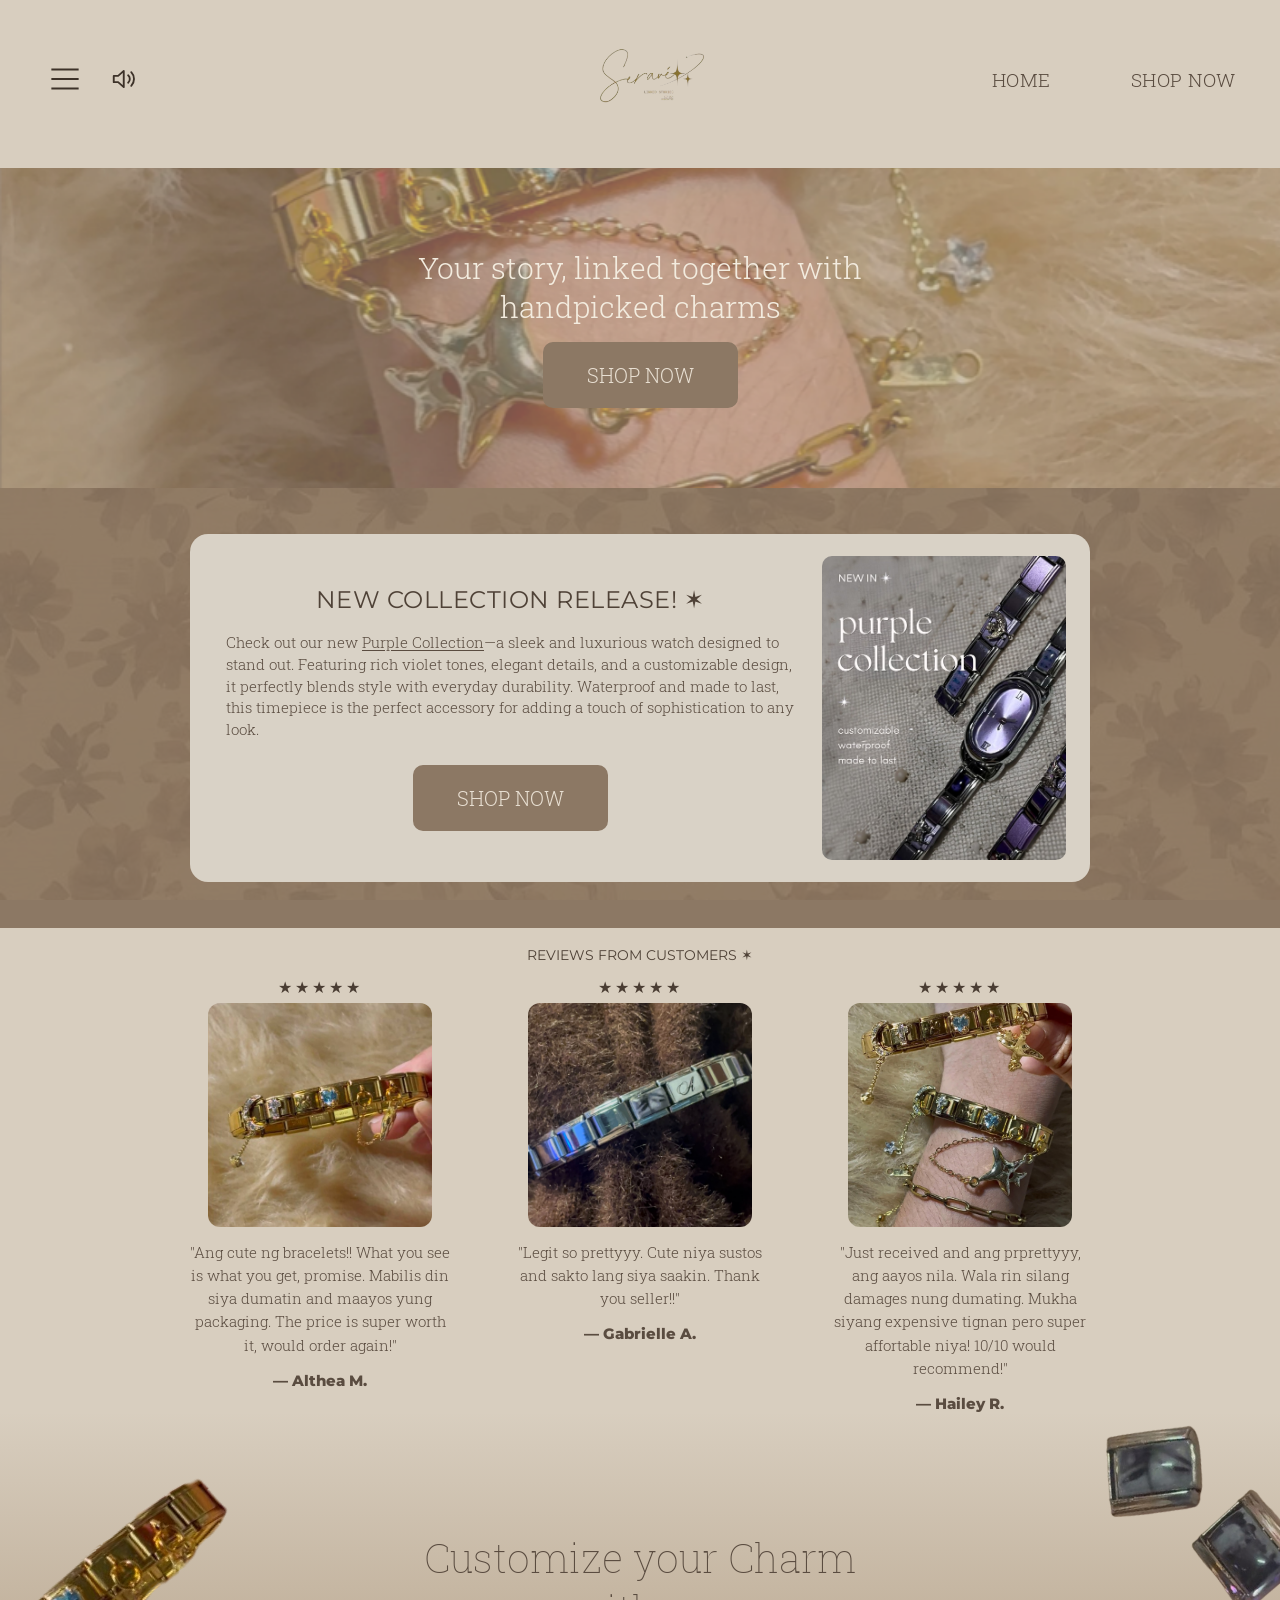
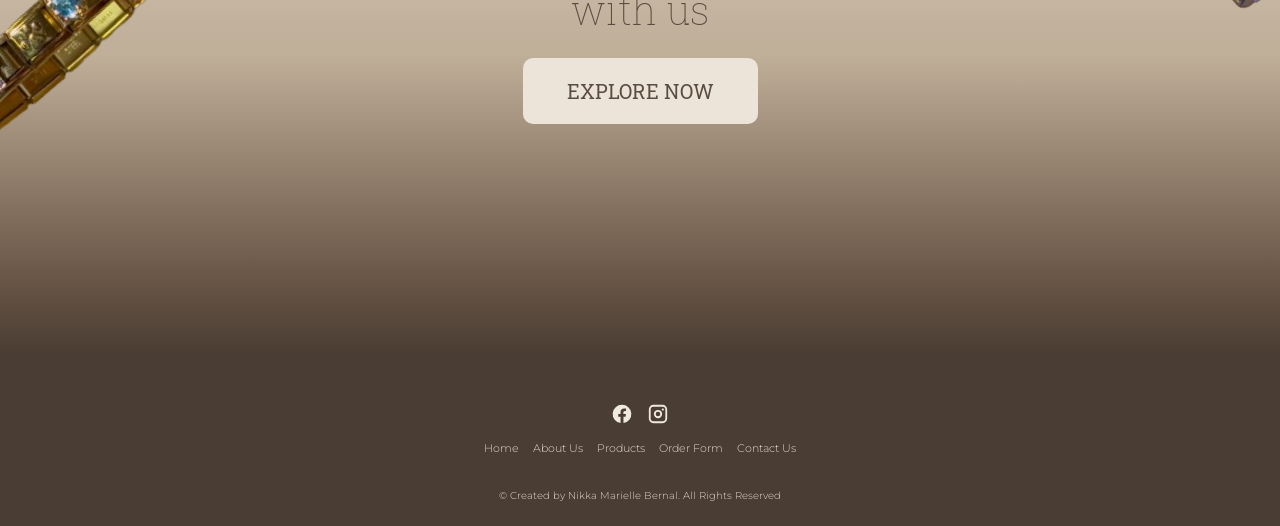
<file: index.html>
<!DOCTYPE html>
<html lang="en">
<head>
    <meta charset="UTF-8">
    <meta name="viewport" content="width=device-width, initial-scale=1.0">
    <title>Seravé</title>
    <link href="https://fonts.googleapis.com/css2?family=Allura&family=Montserrat:wght@400;500&family=Roboto+Slab:wght@300;400&display=swap" rel="stylesheet">
    <link rel="stylesheet" href="home_style.css">
    <link rel="icon" type="image/png" href="img/favicon.png">
</head>
<body>

    <!-- Header -->
    <header class="header">
        <div class="header_icons">
            <button class="menu_toggle" id="menuToggle" type="button" aria-label="Open menu" aria-expanded="false" aria-controls="menuPanel">
                <!-- Hamburger Icon -->
                 <svg class="menu_icon menu_icon--open" width="22" height="22" viewBox="0 0 22 22"
                     fill="none" stroke="#3d3229" stroke-width="1.5" aria-hidden="true">
                    <path d="M1 4h20M1 11h20M1 18h20"/>
                </svg>

                <!-- X icon -->
                 <svg class="menu_icon menu_icon--close" width="22" height="22" viewBox="0 0 22 22"
                     fill="none" stroke="#3d3229" stroke-width="1.5" aria-hidden="true">
                    <path d="M2 2l18 18M20 2L2 20"/>
                </svg>
            </button>

            <!-- Audio buttons -->
             <button class="audio_toggle" id="audioToggle" aria-label="Play music" aria-pressed="false">

                <!-- Filled icon (music playing) -->
                <svg class="audio_icon audio_icon--on" width="22" height="22" viewBox="0 0 24 24"
                     fill="#3d3229" stroke="#3d3229" stroke-width="1.5" stroke-linecap="round" stroke-linejoin="round" aria-hidden="true">
                    <path d="M3 9.5v5h3.5L11 18.5v-13L6.5 9.5H3z"/>
                    <path d="M14.5 9a4 4 0 0 1 0 6" fill="none"/>
                    <path d="M17 6.5a8 8 0 0 1 0 11" fill="none"/>
                </svg>

                <!-- Outline icon (music muted) -->
                <svg class="audio_icon audio_icon--off" width="22" height="22" viewBox="0 0 24 24"
                     fill="none" stroke="#3d3229" stroke-width="1.5" stroke-linecap="round" stroke-linejoin="round" aria-hidden="true">
                    <path d="M3 9.5v5h3.5L11 18.5v-13L6.5 9.5H3z"/>
                    <path d="M14.5 9a4 4 0 0 1 0 6"/>
                    <path d="M17 6.5a8 8 0 0 1 0 11"/>
                </svg>
             </button>

             <!-- Audio Music Background -->
             <audio id="bgMusic" src="audio/background_music.mp3" loop preload="load"></audio>
        </div>

        <div class="header_logo">
            <a href="index.html">
                <img src="img/logo_name.png" alt="Seravé Logo">
            </a>
        </div>

        <nav class="header_nav">
            <a href="#">HOME</a>
            <a href="order.html">SHOP NOW</a>
        </nav>

        <!-- Horizontal menu panel -->
         <nav class="menu_panel" id="menuPanel" aria-label="Main menu">
            <div class="menu_links">
                <a href="#">Home</a>
                <a href="about.html">About Us</a>
                <a href="products.html">Products</a>
                <a href="order.html">Order Form</a>
                <a href="contact.html">Contact Us</a>
            </div>
         </nav>
    </header>

    <main>
        <!-- Hero -->
         <section class="hero">
            <p class="hero_text">Your story, linked together with handpicked charms</p>
            <a class="button" href="order.html">SHOP NOW</a>
         </section>

        <!-- New Collection -->
         
        <section class="collection">
            <div class="collection_card">
                <div class="collection_content">
                    <h2 class="section-title collection_title">NEW COLLECTION RELEASE! &#10038;</h2>
                    <p class="collection_description">
                        Check out our new <u>Purple Collection</u>&mdash;a sleek and luxurious watch
                        designed to stand out. Featuring rich violet tones, elegant details, and a
                        customizable design, it perfectly blends style with everyday durability.
                        Waterproof and made to last, this timepiece is the perfect accessory for
                        adding a touch of sophistication to any look.
                    </p>
                    <a class="button" href="order.html">SHOP NOW</a>
                </div>    

                    <img class="collection_image" src="img/new_collection.jpg" alt="New Collection of Bracelets">
            </div>
            

        </section>

        <!-- Reviews -->
        <section class="reviews">
            <h2 class="section-title reviews_title">REVIEWS FROM CUSTOMERS &#10038;</h2>

            <div class="reviews_list">

                <article class="review">
                    <div class="review_stars">&#9733;&#9733;&#9733;&#9733;&#9733;</div>
                    <div class="review_image review_image--one"></div>
                    <p class="review_text">
                        "Ang cute ng bracelets!! What you see is what you get, promise. Mabilis din
                        siya dumatin and maayos yung packaging. The price is super worth it, would
                        order again!"                        
                    </p>
                    <span class="review_author">&mdash; Althea M.</span>
                </article>

                <article class="review">
                    <div class="review_stars">&#9733;&#9733;&#9733;&#9733;&#9733;</div>
                    <div class="review_image review_image--two"></div>
                    <p class="review_text">
                        "Legit so prettyyy. Cute niya sustos and sakto lang siya saakin. Thank you seller!!"                       
                    </p>
                    <span class="review_author">&mdash; Gabrielle A.</span>
                </article>

                <article class="review">
                    <div class="review_stars">&#9733;&#9733;&#9733;&#9733;&#9733;</div>
                    <div class="review_image review_image--three"></div>
                    <p class="review_text">
                        "Just received and ang prprettyyy, ang aayos nila. Wala rin silang damages
                        nung dumating. Mukha siyang expensive tignan pero super affortable niya!
                        10/10 would recommend!"                  
                    </p>
                    <span class="review_author">&mdash; Hailey R.</span>
                </article>
            </div>
        </section>

        <!-- Customize -->
         <section class="customize">
            <img class="customize_charm customize_charm--left" src="img/charm_left.png" alt="Charm Design on the Left">
            <img class="customize_charm customize_charm--right" src="img/charm_right.png" alt="Charm Design on the Right">

            <h2 class="customize_title">Customize your Charm with us</h2>
            <a class="button button--light" href="products.html">EXPLORE NOW</a>
         </section>


        <!-- Footer -->

        <footer class="footer">
            <div class="footer_social">
                <a href="https://www.facebook.com/nathalie.shanne" target="_blank">
                    <svg viewBox="0 0 24 24" aria-label="Facebook">
                        <path d="M12 2a10 10 0 0 0-1.6 19.9v-7H7.9V12h2.5V9.8c0-2.5 1.5-3.9 3.8-3.9 1.1 0 2.2.2 2.2.2v2.5h-1.3c-1.2 0-1.6.8-1.6 1.6V12h2.8l-.4 2.9h-2.3v7A10 10 0 0 0 12 2z"/>
                    </svg>
                </a>

                <a href="https://www.instagram.com/fpzrgizz/?hl=en" target="_blank">
                    <svg viewBox="0 0 24 24" aria-label="Instagram">
                        <path d="M7 2h10a5 5 0 0 1 5 5v10a5 5 0 0 1-5 5H7a5 5 0 0 1-5-5V7a5 5 0 0 1 5-5zm0 2a3 3 0 0 0-3 3v10a3 3 0 0 0 3 3h10a3 3 0 0 0 3-3V7a3 3 0 0 0-3-3H7zm5 3.5a4.5 4.5 0 1 1 0 9 4.5 4.5 0 0 1 0-9zm0 2a2.5 2.5 0 1 0 0 5 2.5 2.5 0 0 0 0-5zM17.3 6a1.2 1.2 0 1 1 0 2.4 1.2 1.2 0 0 1 0-2.4z" />
                    </svg>
                </a>
            </div>

            <nav class="footer_links">
                <a href="#">Home</a>
                <a href="about.html">About Us</a>
                <a href="products.html">Products</a>
                <a href="order.html">Order Form</a>
                <a href="contact.html">Contact Us</a>
            </nav>

            <p class="footer_copyright">&copy; Created by Nikka Marielle Bernal. All Rights Reserved</p>

        </footer>
    </main>
    <script src="menu.js"></script>
    <script src="audio.js"></script>
</body>
</html>
</file>
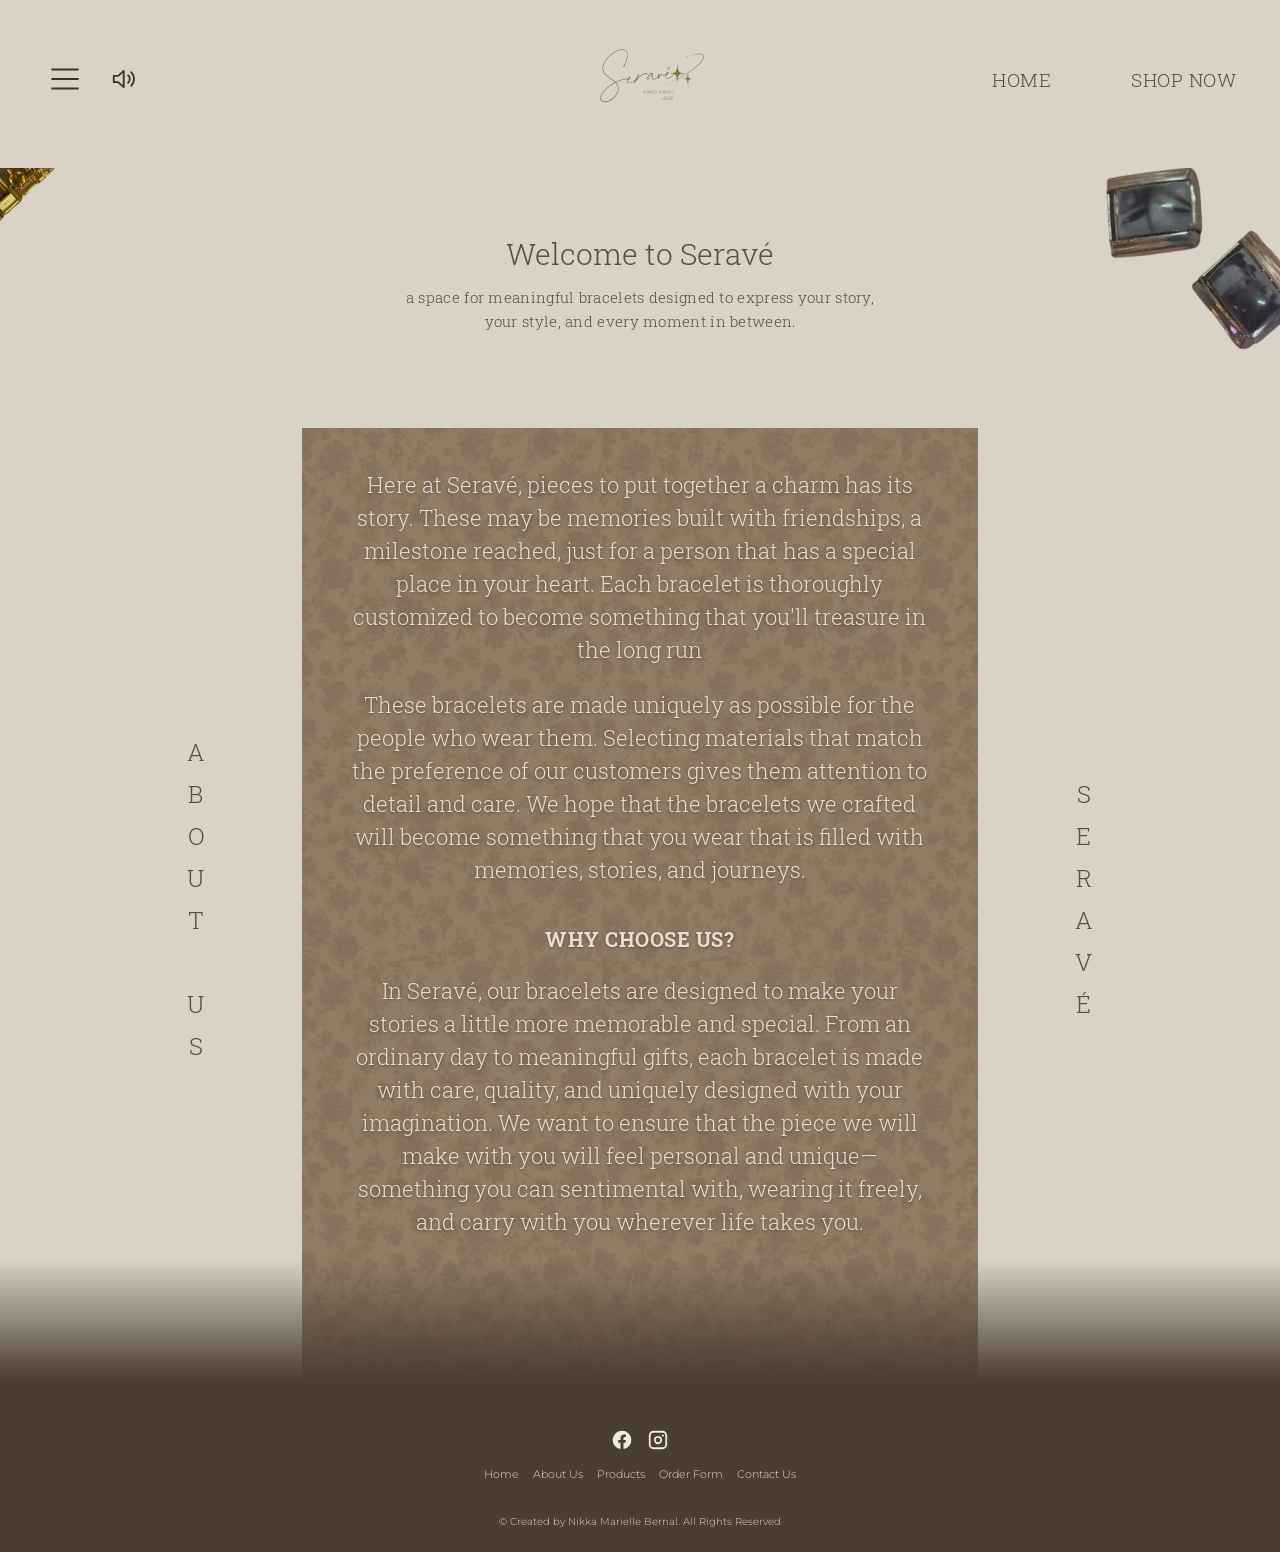
<file: about.html>
<!DOCTYPE html>
<html lang="en">
<head>
    <meta charset="UTF-8">
    <meta name="viewport" content="width=device-width, initial-scale=1.0">
    <title>Seravé</title>
    <link href="https://fonts.googleapis.com/css2?family=Allura&family=Montserrat:wght@400;500&family=Roboto+Slab:wght@300;400&display=swap" rel="stylesheet">
    <link rel="stylesheet" href="about_style.css">
    <link rel="icon" type="image/png" sizes="100x100" href="img/favicon.png">
</head>
<body>

    <!-- Header -->
    <header class="header">
        <div class="header_icons">
            <button class="menu_toggle" id="menuToggle" type="button" aria-label="Open menu" aria-expanded="false" aria-controls="menuPanel">
                <!-- Hamburger Icon -->
                 <svg class="menu_icon menu_icon--open" width="22" height="22" viewBox="0 0 22 22"
                     fill="none" stroke="#3d3229" stroke-width="1.5" aria-hidden="true">
                    <path d="M1 4h20M1 11h20M1 18h20"/>
                </svg>

                <!-- X icon -->
                 <svg class="menu_icon menu_icon--close" width="22" height="22" viewBox="0 0 22 22"
                     fill="none" stroke="#3d3229" stroke-width="1.5" aria-hidden="true">
                    <path d="M2 2l18 18M20 2L2 20"/>
                </svg>
            </button>

            <!-- Audio buttons -->
             <button class="audio_toggle" id="audioToggle" aria-label="Play music" aria-pressed="false">

                <!-- Filled icon (music playing) -->
                <svg class="audio_icon audio_icon--on" width="22" height="22" viewBox="0 0 24 24"
                     fill="#3d3229" stroke="#3d3229" stroke-width="1.5" stroke-linecap="round" stroke-linejoin="round" aria-hidden="true">
                    <path d="M3 9.5v5h3.5L11 18.5v-13L6.5 9.5H3z"/>
                    <path d="M14.5 9a4 4 0 0 1 0 6" fill="none"/>
                    <path d="M17 6.5a8 8 0 0 1 0 11" fill="none"/>
                </svg>

                <!-- Outline icon (music muted) -->
                <svg class="audio_icon audio_icon--off" width="22" height="22" viewBox="0 0 24 24"
                     fill="none" stroke="#3d3229" stroke-width="1.5" stroke-linecap="round" stroke-linejoin="round" aria-hidden="true">
                    <path d="M3 9.5v5h3.5L11 18.5v-13L6.5 9.5H3z"/>
                    <path d="M14.5 9a4 4 0 0 1 0 6"/>
                    <path d="M17 6.5a8 8 0 0 1 0 11"/>
                </svg>
             </button>

             <!-- Audio Music Background -->
             <audio id="bgMusic" src="audio/background_music.mp3" loop preload="load"></audio>
        </div>

        <div class="header_logo">
            <a href="index.html">
                <img src="img/logo_name.png" alt="Seravé Logo">
            </a>
        </div>

        <nav class="header_nav">
            <a href="index.html">HOME</a>
            <a href="order.html">SHOP NOW</a>
        </nav>

        <!-- Horizontal menu panel -->
         <nav class="menu_panel" id="menuPanel" aria-label="Main menu">
            <div class="menu_links">
                <a href="index.html">Home</a>
                <a href="#">About Us</a>
                <a href="products.html">Products</a>
                <a href="order.html">Order Form</a>
                <a href="contact.html">Contact Us</a>
            </div>
         </nav>
    </header>
    
    <main>
        <!-- HERO -->
        <section class="hero">
            <img class="hero_charm hero_charm--left" src="img/charm_left.png" alt="Charm Design on the Left">
            <img class="hero_charm hero_charm--right" src="img/charm_right.png" alt="Charm Design on the Right">

            <h1 class="hero_title">Welcome to Seravé</h1>
            <p class="hero_subtitle">
                a space for meaningful bracelets designed to express your story,
                your style, and every moment in between.
            </p>
        </section>

        <!-- ABOUT -->
        <section class="about">
            <div class="about_layout">

                <div class="about_side">ABOUT US</div>

                <div class="about_card">
                    <p class="about_text">
                        Here at Seravé, pieces to put together a charm has its story. These may be
                        memories built with friendships, a milestone reached, just for a person that
                        has a special place in your heart. Each bracelet is thoroughly customized to
                        become something that you'll treasure in the long run
                    </p>

                    <p class="about_text">
                        These bracelets are made uniquely as possible for the people who wear them.
                        Selecting materials that match the preference of our customers gives them
                        attention to detail and care. We hope that the bracelets we crafted will
                        become something that you wear that is filled with memories, stories, and
                        journeys.
                    </p>

                    <h2 class="about_title">WHY CHOOSE US?</h2>

                    <p class="about_text">
                        In Seravé, our bracelets are designed to make your stories a little more
                        memorable and special. From an ordinary day to meaningful gifts, each
                        bracelet is made with care, quality, and uniquely designed with your
                        imagination. We want to ensure that the piece we will make with you will
                        feel personal and unique&mdash;something you can sentimental with, wearing
                        it freely, and carry with you wherever life takes you.
                    </p>
                </div>

                <div class="about_side">SERAVÉ</div>
            </div>
        </section>

    </main>

    <footer class="footer">
        <div class="footer_social">
            <a href="https://www.facebook.com/nathalie.shanne" target="_blank">
                <svg viewBox="0 0 24 24" aria-label="Facebook">
                    <path d="M12 2a10 10 0 0 0-1.6 19.9v-7H7.9V12h2.5V9.8c0-2.5 1.5-3.9 3.8-3.9 1.1 0 2.2.2 2.2.2v2.5h-1.3c-1.2 0-1.6.8-1.6 1.6V12h2.8l-.4 2.9h-2.3v7A10 10 0 0 0 12 2z"/>
                </svg>
            </a>

            <a href="https://www.instagram.com/fpzrgizz/?hl=en" target="_blank">
                <svg viewBox="0 0 24 24" aria-label="Instagram">
                    <path d="M7 2h10a5 5 0 0 1 5 5v10a5 5 0 0 1-5 5H7a5 5 0 0 1-5-5V7a5 5 0 0 1 5-5zm0 2a3 3 0 0 0-3 3v10a3 3 0 0 0 3 3h10a3 3 0 0 0 3-3V7a3 3 0 0 0-3-3H7zm5 3.5a4.5 4.5 0 1 1 0 9 4.5 4.5 0 0 1 0-9zm0 2a2.5 2.5 0 1 0 0 5 2.5 2.5 0 0 0 0-5zM17.3 6a1.2 1.2 0 1 1 0 2.4 1.2 1.2 0 0 1 0-2.4z" />
                </svg>
            </a>
        </div>

        <nav class="footer_links">
            <a href="index.html">Home</a>
            <a href="#">About Us</a>
            <a href="products.html">Products</a>
            <a href="order.html">Order Form</a>
            <a href="contact.html">Contact Us</a>
        </nav>

        <p class="footer_copyright">&copy; Created by Nikka Marielle Bernal. All Rights Reserved</p>
    </footer>
    <script src="menu.js"></script>
    <script src="audio.js"></script>
</body>
</html>
</file>
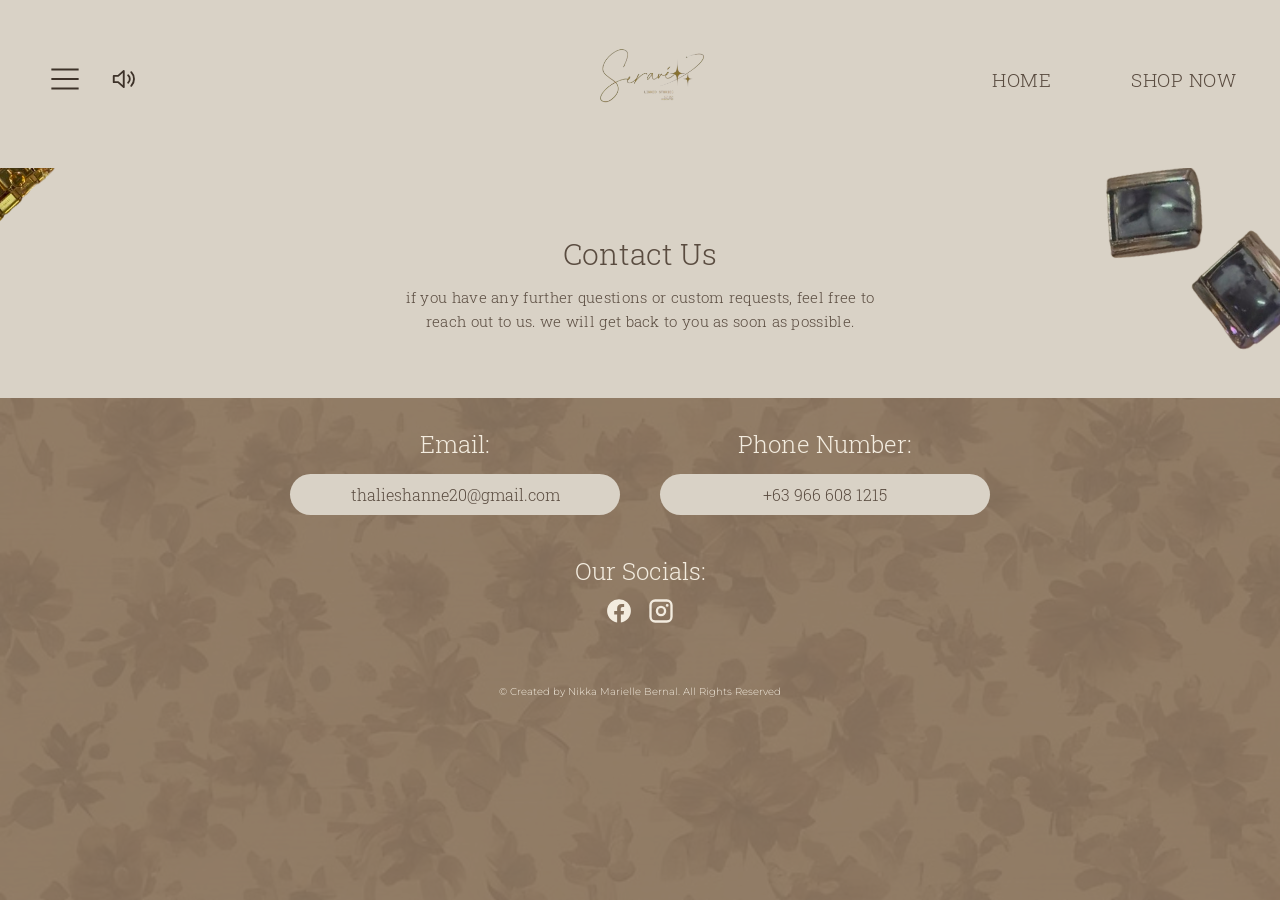
<file: contact.html>
<!DOCTYPE html>
<html lang="en">
<head>
    <meta charset="UTF-8">
    <meta name="viewport" content="width=device-width, initial-scale=1.0">
    <title>Seravé</title>
    <link href="https://fonts.googleapis.com/css2?family=Allura&family=Montserrat:wght@400;500&family=Roboto+Slab:wght@300;400&display=swap" rel="stylesheet">
    <link rel="stylesheet" href="contact_style.css">
    <link rel="icon" type="image/png" sizes="100x100" href="img/favicon.png">
</head>
<body>
    
    <!-- Header -->
    <header class="header">
        <div class="header_icons">
            <button class="menu_toggle" id="menuToggle" type="button" aria-label="Open menu" aria-expanded="false" aria-controls="menuPanel">
                <!-- Hamburger Icon -->
                 <svg class="menu_icon menu_icon--open" width="22" height="22" viewBox="0 0 22 22"
                     fill="none" stroke="#3d3229" stroke-width="1.5" aria-hidden="true">
                    <path d="M1 4h20M1 11h20M1 18h20"/>
                </svg>

                <!-- X icon -->
                 <svg class="menu_icon menu_icon--close" width="22" height="22" viewBox="0 0 22 22"
                     fill="none" stroke="#3d3229" stroke-width="1.5" aria-hidden="true">
                    <path d="M2 2l18 18M20 2L2 20"/>
                </svg>
            </button>

            <!-- Audio buttons -->
             <button class="audio_toggle" id="audioToggle" aria-label="Play music" aria-pressed="false">

                <!-- Filled icon (music playing) -->
                <svg class="audio_icon audio_icon--on" width="22" height="22" viewBox="0 0 24 24"
                     fill="#3d3229" stroke="#3d3229" stroke-width="1.5" stroke-linecap="round" stroke-linejoin="round" aria-hidden="true">
                    <path d="M3 9.5v5h3.5L11 18.5v-13L6.5 9.5H3z"/>
                    <path d="M14.5 9a4 4 0 0 1 0 6" fill="none"/>
                    <path d="M17 6.5a8 8 0 0 1 0 11" fill="none"/>
                </svg>

                <!-- Outline icon (music muted) -->
                <svg class="audio_icon audio_icon--off" width="22" height="22" viewBox="0 0 24 24"
                     fill="none" stroke="#3d3229" stroke-width="1.5" stroke-linecap="round" stroke-linejoin="round" aria-hidden="true">
                    <path d="M3 9.5v5h3.5L11 18.5v-13L6.5 9.5H3z"/>
                    <path d="M14.5 9a4 4 0 0 1 0 6"/>
                    <path d="M17 6.5a8 8 0 0 1 0 11"/>
                </svg>
             </button>

             <!-- Audio Music Background -->
             <audio id="bgMusic" src="audio/background_music.mp3" loop preload="load"></audio>
        </div>

        <div class="header_logo">
            <a href="index.html">
                <img src="img/logo_name.png" alt="Seravé Logo">
            </a>
        </div>

        <nav class="header_nav">
            <a href="index.html">HOME</a>
            <a href="order.html">SHOP NOW</a>
        </nav>

        <!-- Horizontal menu panel -->
         <nav class="menu_panel" id="menuPanel" aria-label="Main menu">
            <div class="menu_links">
                <a href="index.html">Home</a>
                <a href="about.html">About Us</a>
                <a href="products.html">Products</a>
                <a href="order.html">Order Form</a>
                <a href="#">Contact Us</a>
            </div>
         </nav>
    </header>
    
    <main>
        <!-- HERO -->
        <section class="hero">
            <img class="hero_charm hero_charm--left" src="img/charm_left.png" alt="Charm Design on the Left">
            <img class="hero_charm hero_charm--right" src="img/charm_right.png" alt="Charm Design on the Right">

            <h1 class="hero_title">Contact Us</h1>
            <p class="hero_subtitle">
                if you have any further questions or custom requests, feel free to reach out to us. we will get back to you as soon as possible.
            </p>
        </section>

        <!-- CONTACT -->

        <section class="contact">
            <p class="contact_note">For more detailed orders, business, contact us!</p>

            <div class="contact_layout">
                <div class="contact_item">
                    <h2 class="contact_label">Email:</h2>
                    <a class="contact_button" href="mailto:thalieshanne20@gmail.com">thalieshanne20@gmail.com</a>
                </div>

                <div class="contact_item">
                    <h2 class="contact_label">Phone Number:</h2>
                    <a class="contact_button" href="tel:+639666081215">+63 966 608 1215</a>
                </div>
            </div>

            <div class="contact_socials">
                <h2 class="contact_socials_title">Our Socials:</h2>
                <div class="contact_socials_list">
                    <a href="https://www.facebook.com/nathalie.shanne" aria-label="Facebook" target="_blank">
                        <svg viewBox="0 0 24 24">
                            <path d="M12 2a10 10 0 0 0-1.6 19.9v-7H7.9V12h2.5V9.8c0-2.5 1.5-3.9 3.8-3.9 1.1 0 2.2.2 2.2.2v2.5h-1.3c-1.2 0-1.6.8-1.6 1.6V12h2.8l-.4 2.9h-2.3v7A10 10 0 0 0 12 2z" />
                        </svg>
                    </a>
                    <a href="https://www.instagram.com/fpzrgizz/?hl=en" aria-label="Instagram" target="_blank">
                        <svg viewBox="0 0 24 24">
                            <path d="M7 2h10a5 5 0 0 1 5 5v10a5 5 0 0 1-5 5H7a5 5 0 0 1-5-5V7a5 5 0 0 1 5-5zm0 2a3 3 0 0 0-3 3v10a3 3 0 0 0 3 3h10a3 3 0 0 0 3-3V7a3 3 0 0 0-3-3H7zm5 3.5a4.5 4.5 0 1 1 0 9 4.5 4.5 0 0 1 0-9zm0 2a2.5 2.5 0 1 0 0 5 2.5 2.5 0 0 0 0-5zM17.3 6a1.2 1.2 0 1 1 0 2.4 1.2 1.2 0 0 1 0-2.4z" />
                        </svg>
                    </a>
                </div>
            </div>

            <p class="contact_copyright">&copy; Created by Nikka Marielle Bernal. All Rights Reserved</p>

        </section>
    </main>
    <script src="menu.js"></script>
    <script src="audio.js"></script>
</body>
</html>
</file>
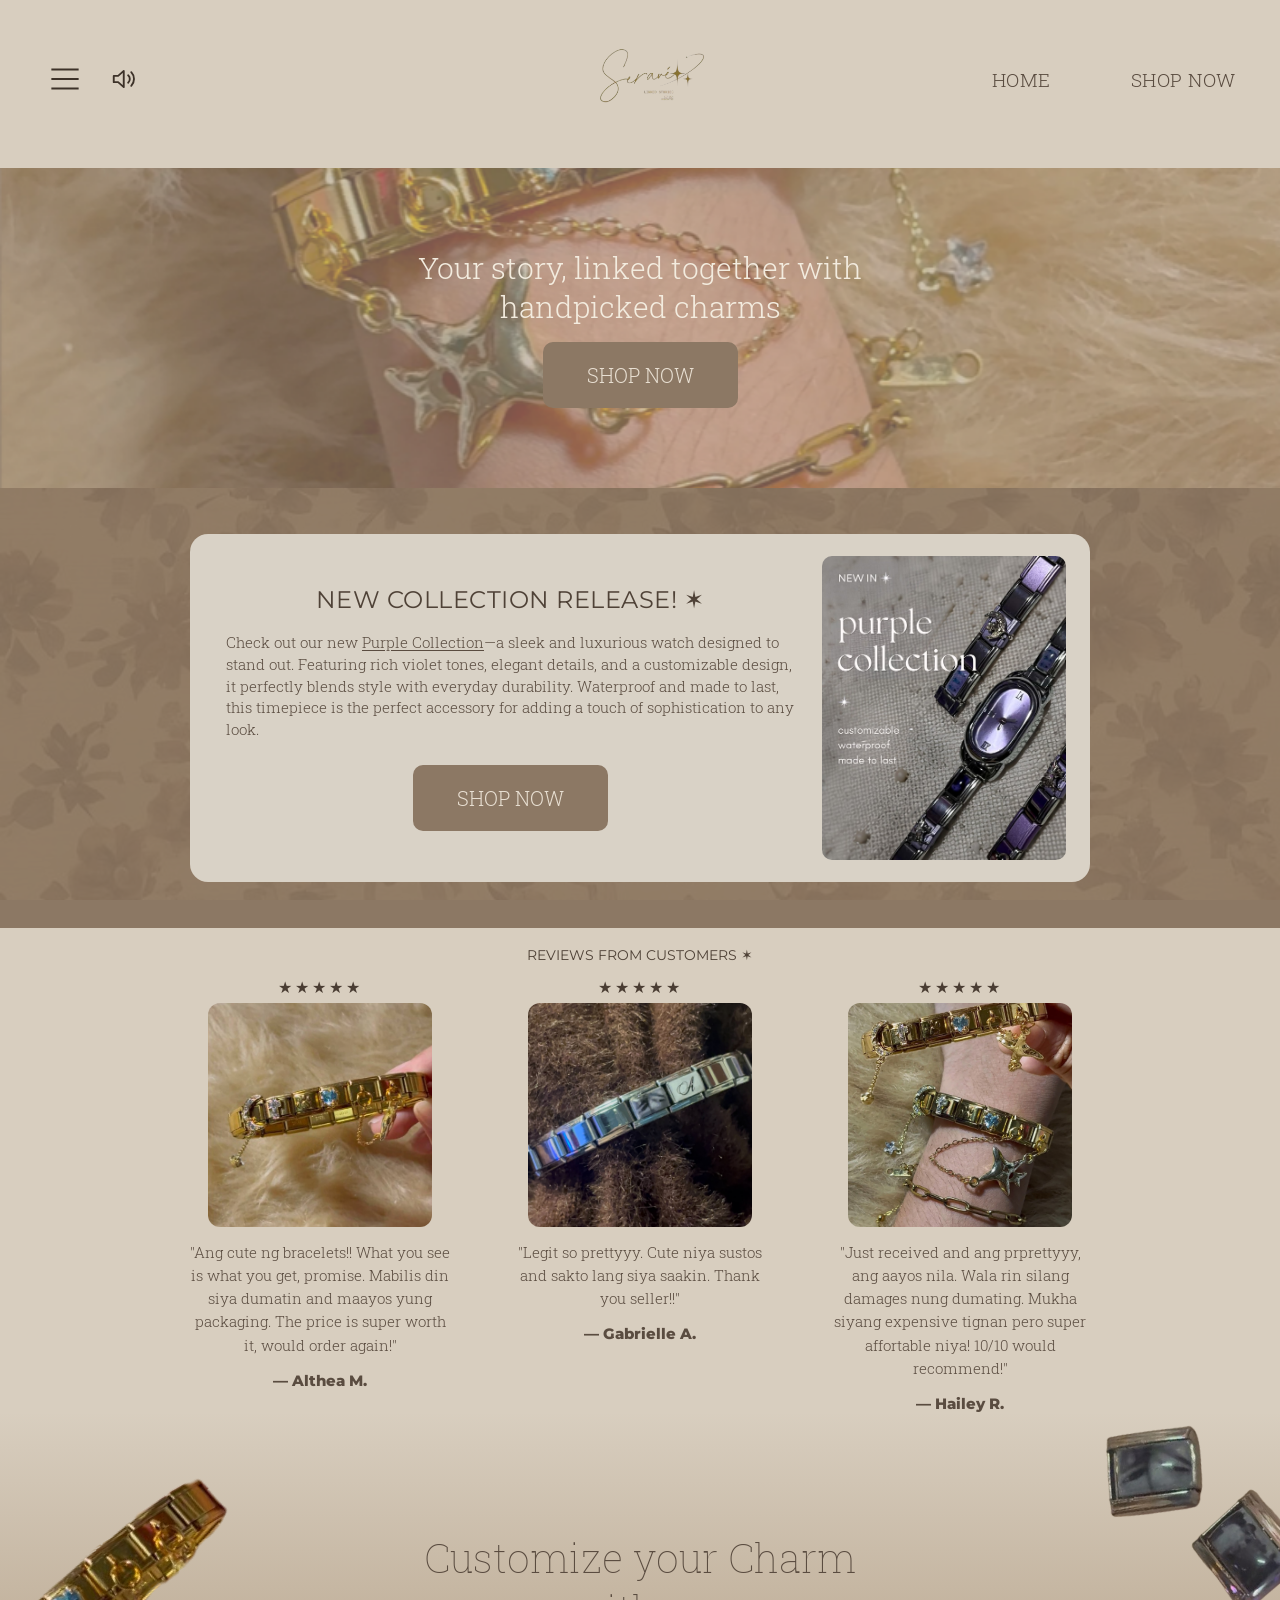
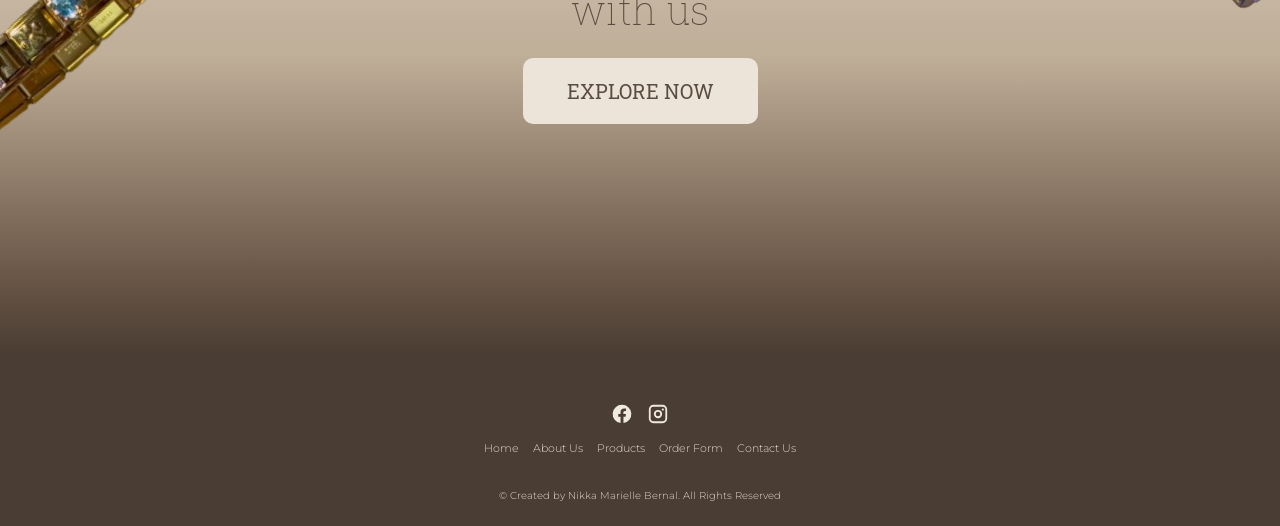
<file: home.html>
<!DOCTYPE html>
<html lang="en">
<head>
    <meta charset="UTF-8">
    <meta name="viewport" content="width=device-width, initial-scale=1.0">
    <title>Seravé</title>
    <link href="https://fonts.googleapis.com/css2?family=Allura&family=Montserrat:wght@400;500&family=Roboto+Slab:wght@300;400&display=swap" rel="stylesheet">
    <link rel="stylesheet" href="home_style.css">
    <link rel="icon" type="image/png" href="img/favicon.png">
</head>
<body>

    <!-- Header -->
    <header class="header">
        <div class="header_icons">
            <button class="menu_toggle" id="menuToggle" type="button" aria-label="Open menu" aria-expanded="false" aria-controls="menuPanel">
                <!-- Hamburger Icon -->
                 <svg class="menu_icon menu_icon--open" width="22" height="22" viewBox="0 0 22 22"
                     fill="none" stroke="#3d3229" stroke-width="1.5" aria-hidden="true">
                    <path d="M1 4h20M1 11h20M1 18h20"/>
                </svg>

                <!-- X icon -->
                 <svg class="menu_icon menu_icon--close" width="22" height="22" viewBox="0 0 22 22"
                     fill="none" stroke="#3d3229" stroke-width="1.5" aria-hidden="true">
                    <path d="M2 2l18 18M20 2L2 20"/>
                </svg>
            </button>

            <!-- Audio buttons -->
             <button class="audio_toggle" id="audioToggle" aria-label="Play music" aria-pressed="false">

                <!-- Filled icon (music playing) -->
                <svg class="audio_icon audio_icon--on" width="22" height="22" viewBox="0 0 24 24"
                     fill="#3d3229" stroke="#3d3229" stroke-width="1.5" stroke-linecap="round" stroke-linejoin="round" aria-hidden="true">
                    <path d="M3 9.5v5h3.5L11 18.5v-13L6.5 9.5H3z"/>
                    <path d="M14.5 9a4 4 0 0 1 0 6" fill="none"/>
                    <path d="M17 6.5a8 8 0 0 1 0 11" fill="none"/>
                </svg>

                <!-- Outline icon (music muted) -->
                <svg class="audio_icon audio_icon--off" width="22" height="22" viewBox="0 0 24 24"
                     fill="none" stroke="#3d3229" stroke-width="1.5" stroke-linecap="round" stroke-linejoin="round" aria-hidden="true">
                    <path d="M3 9.5v5h3.5L11 18.5v-13L6.5 9.5H3z"/>
                    <path d="M14.5 9a4 4 0 0 1 0 6"/>
                    <path d="M17 6.5a8 8 0 0 1 0 11"/>
                </svg>
             </button>

             <!-- Audio Music Background -->
             <audio id="bgMusic" src="audio/background_music.mp3" loop preload="load"></audio>
        </div>

        <div class="header_logo">
            <a href="home.html">
                <img src="img/logo_name.png" alt="Seravé Logo">
            </a>
        </div>

        <nav class="header_nav">
            <a href="home.html">HOME</a>
            <a href="order.html">SHOP NOW</a>
        </nav>

        <!-- Horizontal menu panel -->
         <nav class="menu_panel" id="menuPanel" aria-label="Main menu">
            <div class="menu_links">
                <a href="#">Home</a>
                <a href="about.html">About Us</a>
                <a href="products.html">Products</a>
                <a href="order.html">Order Form</a>
                <a href="contact.html">Contact Us</a>
            </div>
         </nav>
    </header>

    <main>
        <!-- Hero -->
         <section class="hero">
            <p class="hero_text">Your story, linked together with handpicked charms</p>
            <a class="button" href="#">SHOP NOW</a>
         </section>

        <!-- New Collection -->
         
        <section class="collection">
            <div class="collection_card">
                <div class="collection_content">
                    <h2 class="section-title collection_title">NEW COLLECTION RELEASE! &#10038;</h2>
                    <p class="collection_description">
                        Check out our new <u>Purple Collection</u>&mdash;a sleek and luxurious watch
                        designed to stand out. Featuring rich violet tones, elegant details, and a
                        customizable design, it perfectly blends style with everyday durability.
                        Waterproof and made to last, this timepiece is the perfect accessory for
                        adding a touch of sophistication to any look.
                    </p>
                    <a class="button" href="#">SHOP NOW</a>
                </div>    

                    <img class="collection_image" src="img/new_collection.jpg" alt="New Collection of Bracelets">
            </div>
            

        </section>

        <!-- Reviews -->
        <section class="reviews">
            <h2 class="section-title reviews_title">REVIEWS FROM CUSTOMERS &#10038;</h2>

            <div class="reviews_list">

                <article class="review">
                    <div class="review_stars">&#9733;&#9733;&#9733;&#9733;&#9733;</div>
                    <div class="review_image review_image--one"></div>
                    <p class="review_text">
                        "Ang cute ng bracelets!! What you see is what you get, promise. Mabilis din
                        siya dumatin and maayos yung packaging. The price is super worth it, would
                        order again!"                        
                    </p>
                    <span class="review_author">&mdash; Althea M.</span>
                </article>

                <article class="review">
                    <div class="review_stars">&#9733;&#9733;&#9733;&#9733;&#9733;</div>
                    <div class="review_image review_image--two"></div>
                    <p class="review_text">
                        "Legit so prettyyy. Cute niya sustos and sakto lang siya saakin. Thank you seller!!"                       
                    </p>
                    <span class="review_author">&mdash; Gabrielle A.</span>
                </article>

                <article class="review">
                    <div class="review_stars">&#9733;&#9733;&#9733;&#9733;&#9733;</div>
                    <div class="review_image review_image--three"></div>
                    <p class="review_text">
                        "Just received and ang prprettyyy, ang aayos nila. Wala rin silang damages
                        nung dumating. Mukha siyang expensive tignan pero super affortable niya!
                        10/10 would recommend!"                  
                    </p>
                    <span class="review_author">&mdash; Hailey R.</span>
                </article>
            </div>
        </section>

        <!-- Customize -->
         <section class="customize">
            <img class="customize_charm customize_charm--left" src="img/charm_left.png" alt="Charm Design on the Left">
            <img class="customize_charm customize_charm--right" src="img/charm_right.png" alt="Charm Design on the Right">

            <h2 class="customize_title">Customize your Charm with us</h2>
            <a class="button button--light" href="products.html">EXPLORE NOW</a>
         </section>


        <!-- Footer -->

        <footer class="footer">
            <div class="footer_social">
                <a href="https://www.facebook.com/nathalie.shanne" target="_blank">
                    <svg viewBox="0 0 24 24" aria-label="Facebook">
                        <path d="M12 2a10 10 0 0 0-1.6 19.9v-7H7.9V12h2.5V9.8c0-2.5 1.5-3.9 3.8-3.9 1.1 0 2.2.2 2.2.2v2.5h-1.3c-1.2 0-1.6.8-1.6 1.6V12h2.8l-.4 2.9h-2.3v7A10 10 0 0 0 12 2z"/>
                    </svg>
                </a>

                <a href="https://www.instagram.com/fpzrgizz/?hl=en" target="_blank">
                    <svg viewBox="0 0 24 24" aria-label="Instagram">
                        <path d="M7 2h10a5 5 0 0 1 5 5v10a5 5 0 0 1-5 5H7a5 5 0 0 1-5-5V7a5 5 0 0 1 5-5zm0 2a3 3 0 0 0-3 3v10a3 3 0 0 0 3 3h10a3 3 0 0 0 3-3V7a3 3 0 0 0-3-3H7zm5 3.5a4.5 4.5 0 1 1 0 9 4.5 4.5 0 0 1 0-9zm0 2a2.5 2.5 0 1 0 0 5 2.5 2.5 0 0 0 0-5zM17.3 6a1.2 1.2 0 1 1 0 2.4 1.2 1.2 0 0 1 0-2.4z" />
                    </svg>
                </a>
            </div>

            <nav class="footer_links">
                <a href="#">Home</a>
                <a href="about.html">About Us</a>
                <a href="products.html">Products</a>
                <a href="#order.html">Order Form</a>
                <a href="#contact.html">Contact Us</a>
            </nav>

            <p class="footer_copyright">&copy; Created by Nikka Marielle Bernal. All Rights Reserved</p>

        </footer>
    </main>
    <script src="menu.js"></script>
    <script src="audio.js"></script>
</body>
</html>
</file>
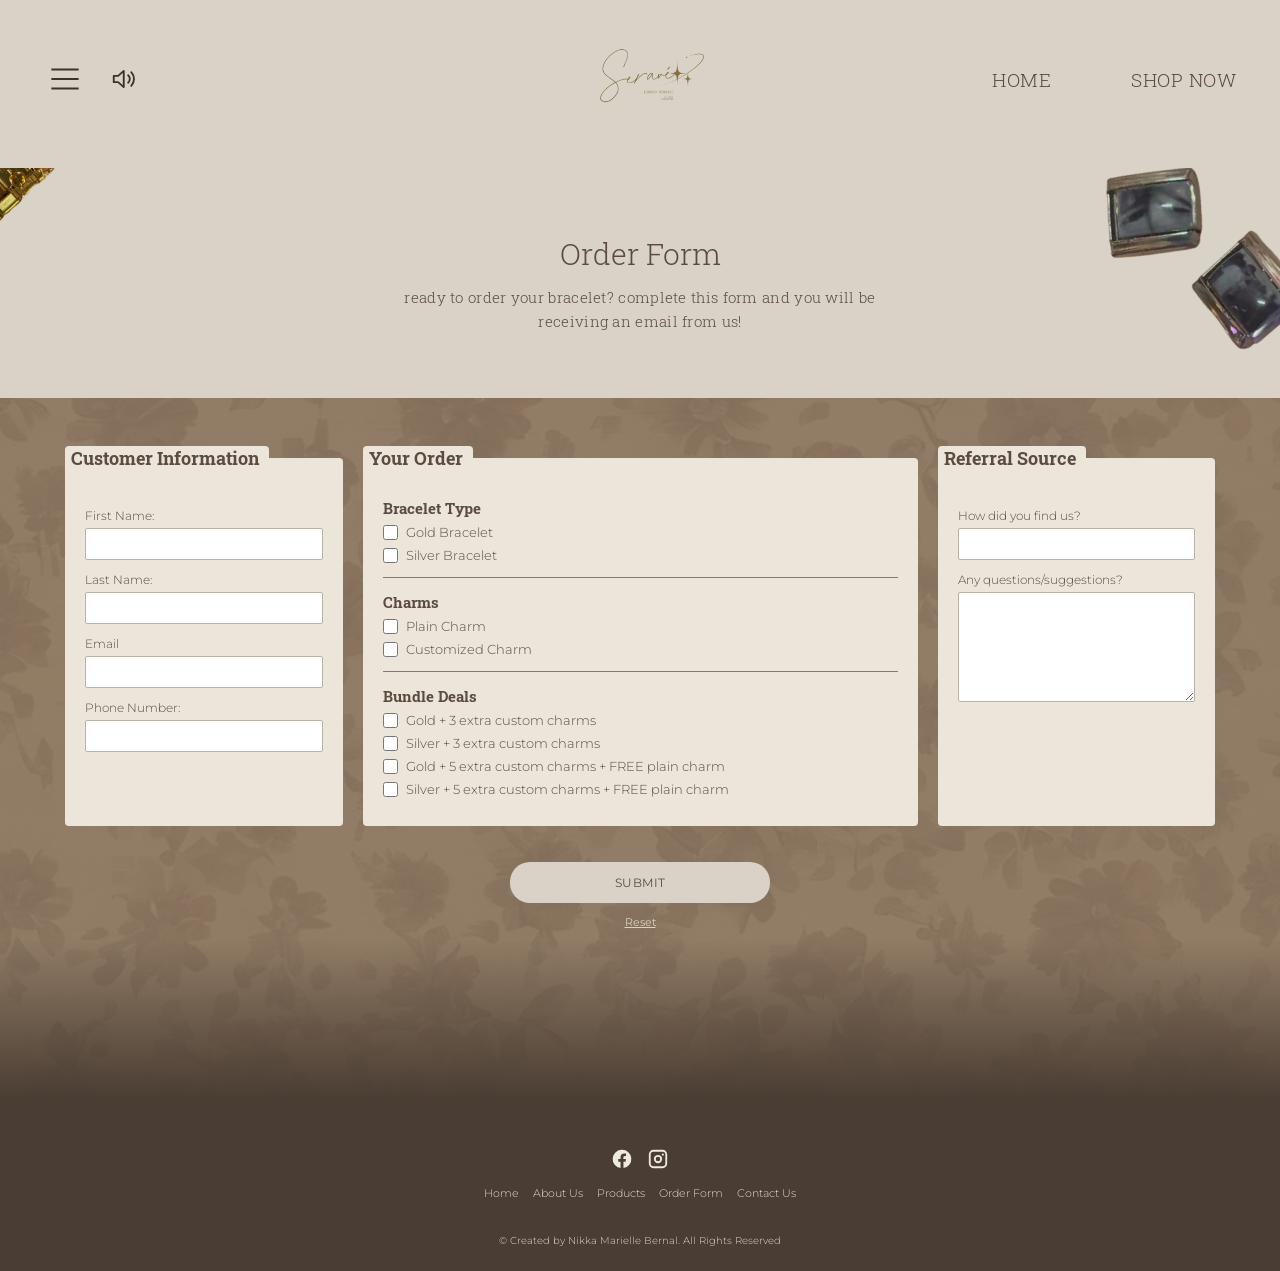
<file: order.html>
<!DOCTYPE html>
<html lang="en">
<head>
    <meta charset="UTF-8">
    <meta name="viewport" content="width=device-width, initial-scale=1.0">
    <title>Seravé</title>
    <link href="https://fonts.googleapis.com/css2?family=Allura&family=Montserrat:wght@400;500&family=Roboto+Slab:wght@300;400&display=swap" rel="stylesheet">
    <link rel="stylesheet" href="order_style.css">
    <link rel="icon" type="image/png" href="img/favicon.png">
</head>
<body>
        
    <!-- Header -->
    <header class="header">
        <div class="header_icons">
            <button class="menu_toggle" id="menuToggle" type="button" aria-label="Open menu" aria-expanded="false" aria-controls="menuPanel">
                <!-- Hamburger Icon -->
                 <svg class="menu_icon menu_icon--open" width="22" height="22" viewBox="0 0 22 22"
                     fill="none" stroke="#3d3229" stroke-width="1.5" aria-hidden="true">
                    <path d="M1 4h20M1 11h20M1 18h20"/>
                </svg>

                <!-- X icon -->
                 <svg class="menu_icon menu_icon--close" width="22" height="22" viewBox="0 0 22 22"
                     fill="none" stroke="#3d3229" stroke-width="1.5" aria-hidden="true">
                    <path d="M2 2l18 18M20 2L2 20"/>
                </svg>
            </button>

            <!-- Audio buttons -->
             <button class="audio_toggle" id="audioToggle" aria-label="Play music" aria-pressed="false">

                <!-- Filled icon (music playing) -->
                <svg class="audio_icon audio_icon--on" width="22" height="22" viewBox="0 0 24 24"
                     fill="#3d3229" stroke="#3d3229" stroke-width="1.5" stroke-linecap="round" stroke-linejoin="round" aria-hidden="true">
                    <path d="M3 9.5v5h3.5L11 18.5v-13L6.5 9.5H3z"/>
                    <path d="M14.5 9a4 4 0 0 1 0 6" fill="none"/>
                    <path d="M17 6.5a8 8 0 0 1 0 11" fill="none"/>
                </svg>

                <!-- Outline icon (music muted) -->
                <svg class="audio_icon audio_icon--off" width="22" height="22" viewBox="0 0 24 24"
                     fill="none" stroke="#3d3229" stroke-width="1.5" stroke-linecap="round" stroke-linejoin="round" aria-hidden="true">
                    <path d="M3 9.5v5h3.5L11 18.5v-13L6.5 9.5H3z"/>
                    <path d="M14.5 9a4 4 0 0 1 0 6"/>
                    <path d="M17 6.5a8 8 0 0 1 0 11"/>
                </svg>
             </button>

             <!-- Audio Music Background -->
             <audio id="bgMusic" src="audio/background_music.mp3" loop preload="load"></audio>
        </div>

        <div class="header_logo">
            <a href="index.html">
                <img src="img/logo_name.png" alt="Seravé Logo">
            </a>
        </div>

        <nav class="header_nav">
            <a href="index.html">HOME</a>
            <a href="order.html">SHOP NOW</a>
        </nav>

        <!-- Horizontal menu panel -->
         <nav class="menu_panel" id="menuPanel" aria-label="Main menu">
            <div class="menu_links">
                <a href="index.html">Home</a>
                <a href="about.html">About Us</a>
                <a href="products.html">Products</a>
                <a href="#">Order Form</a>
                <a href="contact.html">Contact Us</a>
            </div>
         </nav>
    </header>
    
    <main>

        <!-- HERO -->
        <section class="hero">
            <img class="hero_charm hero_charm--left" src="img/charm_left.png" alt="Charm Design on the Left">
            <img class="hero_charm hero_charm--right" src="img/charm_right.png" alt="Charm Design on the Right">

            <h1 class="hero_title">Order Form</h1>
            <p class="hero_subtitle">
                ready to order your bracelet? complete this form and you will be receiving an email from us!
            </p>
        </section>

        <!-- ORDER FORM -->
        <section class="order">
            <form action="#" method="post">

                <div class="order_layout">

                    <!-- Card 1: Customer Information -->
                     <div class="order_card">
                        <h2 class="order_title">Customer Information</h2>

                        <label class="order_label" for="first-name">First Name:</label>
                        <input class="order_input" type="text" id="first-name" name="first_name">

                        <label class="order_label" for="last-name">Last Name:</label>
                        <input class="order_input" type="text" id="last-name" name="last_name">

                        <label class="order_label" for="email">Email</label>
                        <input class="order_input" type="email" id="email" name="email">

                        <label class="order_label" for="phone">Phone Number:</label>
                        <input class="order_input" type="tel" id="phone" name="phone">
                     </div>

                    <!-- Card 2: Your Order -->
                    <div class="order_card">
                        <h2 class="order_title">Your Order</h2>

                        <h3 class="order_group_title">Bracelet Type</h3>
                        <label class="order_option"><input type="checkbox" name="bracelet" value="gold"> Gold Bracelet</label>
                        <label class="order_option"><input type="checkbox" name="bracelet" value="silver"> Silver Bracelet</label>

                        <hr class="order_divider">

                        <h3 class="order_group_title">Charms</h3>
                        <label class="order_option"><input type="checkbox" name="charms" value="plain"> Plain Charm</label>
                        <label class="order_option"><input type="checkbox" name="charms" value="customized"> Customized Charm</label>

                        <hr class="order_divider">

                        <h3 class="order_group_title">Bundle Deals</h3>
                        <label class="order_option"><input type="checkbox" name="bundle" value="gold-3"> Gold + 3 extra custom charms</label>
                        <label class="order_option"><input type="checkbox" name="bundle" value="silver-3"> Silver + 3 extra custom charms</label>
                        <label class="order_option"><input type="checkbox" name="bundle" value="gold-5"> Gold + 5 extra custom charms + FREE plain charm</label>
                        <label class="order_option"><input type="checkbox" name="bundle" value="silver-5"> Silver + 5 extra custom charms + FREE plain charm</label>
                    </div>

                    <!-- Card 3: Referral Source -->
                    <div class="order_card">
                        <h2 class="order_title">Referral Source</h2>

                        <label class="order_label" for="referral">How did you find us?<span class="order_hint"> (ex. Instagram, Facebook)</span></label>
                        <input class="order_input" type="text" id="referral" name="referral">

                        <label class="order_label" for="questions">Any questions/suggestions?</label>
                        <textarea class="order_textarea" id="questions" name="questions"></textarea>
                    </div>
                </div>

                <div class="order_actions">
                    <button class="order_submit" type="submit">SUBMIT</button>
                    <button class="order_reset" type="reset">Reset</button>
                </div>

            </form>
        </section>

    </main>
    
    <footer class="footer">
        <div class="footer_social">
            <a href="https://www.facebook.com/nathalie.shanne" target="_blank">
                <svg viewBox="0 0 24 24" aria-label="Facebook">
                    <path d="M12 2a10 10 0 0 0-1.6 19.9v-7H7.9V12h2.5V9.8c0-2.5 1.5-3.9 3.8-3.9 1.1 0 2.2.2 2.2.2v2.5h-1.3c-1.2 0-1.6.8-1.6 1.6V12h2.8l-.4 2.9h-2.3v7A10 10 0 0 0 12 2z"/>
                </svg>
            </a>

            <a href="https://www.instagram.com/fpzrgizz/?hl=en" target="_blank">
                <svg viewBox="0 0 24 24" aria-label="Instagram">
                    <path d="M7 2h10a5 5 0 0 1 5 5v10a5 5 0 0 1-5 5H7a5 5 0 0 1-5-5V7a5 5 0 0 1 5-5zm0 2a3 3 0 0 0-3 3v10a3 3 0 0 0 3 3h10a3 3 0 0 0 3-3V7a3 3 0 0 0-3-3H7zm5 3.5a4.5 4.5 0 1 1 0 9 4.5 4.5 0 0 1 0-9zm0 2a2.5 2.5 0 1 0 0 5 2.5 2.5 0 0 0 0-5zM17.3 6a1.2 1.2 0 1 1 0 2.4 1.2 1.2 0 0 1 0-2.4z" />
                </svg>
            </a>
        </div>

        <nav class="footer_links">
            <a href="index.html">Home</a>
            <a href="about.html">About Us</a>
            <a href="products.html">Products</a>
            <a href="#">Order Form</a>
            <a href="contact.html">Contact Us</a>
        </nav>

        <p class="footer_copyright">&copy; Created by Nikka Marielle Bernal. All Rights Reserved</p>
    </footer>
    <script src="menu.js"></script>
    <script src="audio.js"></script>
    <script src="order.js"></script>
</body>
</html>
</file>
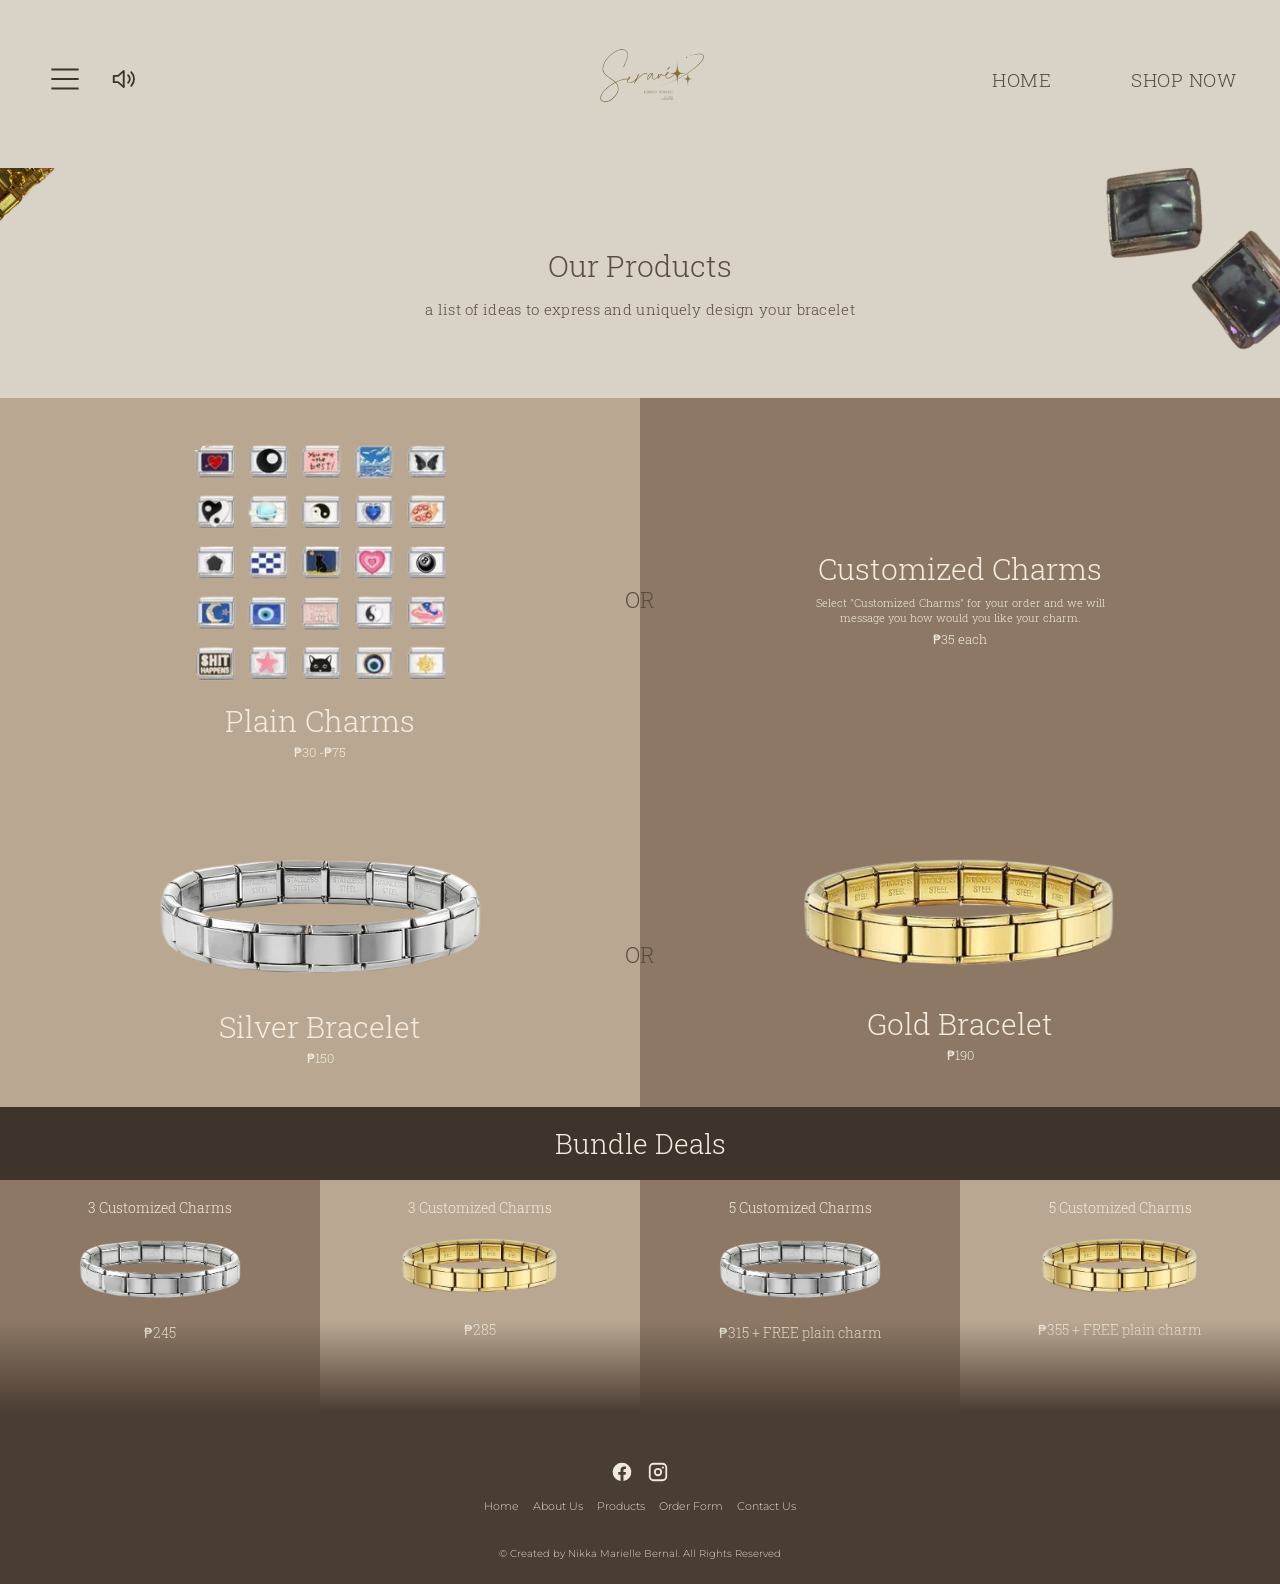
<file: products.html>
<!DOCTYPE html>
<html lang="en">
<head>
    <meta charset="UTF-8">
    <meta name="viewport" content="width=device-width, initial-scale=1.0">
    <title>Seravé</title>
    <link href="https://fonts.googleapis.com/css2?family=Allura&family=Montserrat:wght@400;500&family=Roboto+Slab:wght@300;400&display=swap" rel="stylesheet">
    <link rel="stylesheet" href="products_style.css">
    <link rel="icon" type="image/png" sizes="100x100" href="img/favicon.png">
</head>
<body>
    
    <!-- Header -->
    <header class="header">
        <div class="header_icons">
            <button class="menu_toggle" id="menuToggle" type="button" aria-label="Open menu" aria-expanded="false" aria-controls="menuPanel">
                <!-- Hamburger Icon -->
                 <svg class="menu_icon menu_icon--open" width="22" height="22" viewBox="0 0 22 22"
                     fill="none" stroke="#3d3229" stroke-width="1.5" aria-hidden="true">
                    <path d="M1 4h20M1 11h20M1 18h20"/>
                </svg>

                <!-- X icon -->
                 <svg class="menu_icon menu_icon--close" width="22" height="22" viewBox="0 0 22 22"
                     fill="none" stroke="#3d3229" stroke-width="1.5" aria-hidden="true">
                    <path d="M2 2l18 18M20 2L2 20"/>
                </svg>
            </button>

            <!-- Audio buttons -->
             <button class="audio_toggle" id="audioToggle" aria-label="Play music" aria-pressed="false">

                <!-- Filled icon (music playing) -->
                <svg class="audio_icon audio_icon--on" width="22" height="22" viewBox="0 0 24 24"
                     fill="#3d3229" stroke="#3d3229" stroke-width="1.5" stroke-linecap="round" stroke-linejoin="round" aria-hidden="true">
                    <path d="M3 9.5v5h3.5L11 18.5v-13L6.5 9.5H3z"/>
                    <path d="M14.5 9a4 4 0 0 1 0 6" fill="none"/>
                    <path d="M17 6.5a8 8 0 0 1 0 11" fill="none"/>
                </svg>

                <!-- Outline icon (music muted) -->
                <svg class="audio_icon audio_icon--off" width="22" height="22" viewBox="0 0 24 24"
                     fill="none" stroke="#3d3229" stroke-width="1.5" stroke-linecap="round" stroke-linejoin="round" aria-hidden="true">
                    <path d="M3 9.5v5h3.5L11 18.5v-13L6.5 9.5H3z"/>
                    <path d="M14.5 9a4 4 0 0 1 0 6"/>
                    <path d="M17 6.5a8 8 0 0 1 0 11"/>
                </svg>
             </button>

             <!-- Audio Music Background -->
             <audio id="bgMusic" src="audio/background_music.mp3" loop preload="load"></audio>
        </div>

        <div class="header_logo">
            <a href="index.html">
                <img src="img/logo_name.png" alt="Seravé Logo">
            </a>
        </div>

        <nav class="header_nav">
            <a href="index.html">HOME</a>
            <a href="order.html">SHOP NOW</a>
        </nav>

        <!-- Horizontal menu panel -->
         <nav class="menu_panel" id="menuPanel" aria-label="Main menu">
            <div class="menu_links">
                <a href="index.html">Home</a>
                <a href="about.html">About Us</a>
                <a href="#">Products</a>
                <a href="order.html">Order Form</a>
                <a href="contact.html">Contact Us</a>
            </div>
         </nav>
    </header>
    
    <main>

        <!-- HERO -->
        <section class="hero">
            <img class="hero_charm hero_charm--left" src="img/charm_left.png" alt="Charm Design on the Left">
            <img class="hero_charm hero_charm--right" src="img/charm_right.png" alt="Charm Design on the Right">

            <h1 class="hero_title">Our Products</h1>
            <p class="hero_subtitle">
                a list of ideas to express and uniquely design your bracelet
            </p>
        </section>


        <!-- SUMMARY OF ORDERS (shown on mobile only) -->
        <section class="summary">
            <h2 class="summary_title">Summary of Orders</h2>

            <div class="summary_table">

                <h3 class="summary_heading">Charms</h3>
                <div class="summary_row summary_row--2">
                    <div class="summary_cell">
                        <p class="summary_name">Plain Charms</p>
                        <p class="summary_price">&#8369;30 -&#8369;75</p>
                    </div>
                    <div class="summary_cell">
                        <p class="summary_name">Customized Charms</p>
                        <p class="summary_price">&#8369;35 each</p>
                    </div>
                </div>

                <h3 class="summary_heading">Bracelets</h3>
                <div class="summary_row summary_row--2">
                    <div class="summary_cell">
                        <p class="summary_name">Silver Bracelet</p>
                        <p class="summary_price">&#8369;150</p>
                    </div>
                    <div class="summary_cell">
                        <p class="summary_name">Gold Bracelet</p>
                        <p class="summary_price">&#8369;190</p>
                    </div>
                </div>

                <h3 class="summary_heading">Bundle Deals</h3>
                <div class="summary_row summary_row--4">
                    <div class="summary_cell">
                        <p class="summary_name">Silver + 3 Customized Charms</p>
                        <p class="summary_price">&#8369;245</p>
                    </div>
                    <div class="summary_cell">
                        <p class="summary_name">Gold + 3 Customized Charms</p>
                        <p class="summary_price">&#8369;285</p>
                    </div>
                    <div class="summary_cell">
                        <p class="summary_name">Silver + 5 Customized Charms</p>
                        <p class="summary_price">&#8369;315 + FREE plain charm</p>
                    </div>
                    <div class="summary_cell">
                        <p class="summary_name">Gold + 5 Customized Charms</p>
                        <p class="summary_price">&#8369;355 + FREE plain charm</p>
                    </div>
                </div>

                <!-- Replace the promo names and details below with your own -->
                <h3 class="summary_heading">Promos</h3>
                <div class="summary_row summary_row--3">
                    <div class="summary_cell">
                        <p class="summary_name">Buy 3 extra charms</p>
                        <p class="summary_price">&#8369;10 OFF</p>
                    </div>
                    <div class="summary_cell">
                        <p class="summary_name">Buy 5 extra charms</p>
                        <p class="summary_price">FREE 1 plain charm</p>
                    </div>
                    <div class="summary_cell">
                        <p class="summary_name">First 5 buyers</p>
                        <p class="summary_price">FREE extra plain charm</p>
                    </div>
                </div>

            </div>
        </section>


        <!-- CHARMS -->
        <section class="products_row">

            <div class="products_item products_item--tan">
                <img class="charm_image" src="img/collection_charms.png" alt="Plain Charms">
                <h2 class="products_name">Plain Charms</h2>
                <p class="products_price">&#8369;30 -&#8369;75</p>
            </div>

            <div class="products_or">OR</div>

            <div class="products_item products_item--brown">
                <h2 class="products_name">Customized Charms</h2>
                <p class="products_description">
                    Select "Customized Charms" for your order and we will message you how would you like your charm.
                </p>
                <p class="products_price">&#8369;35 each</p>
            </div>
        </section>


        <!-- BRACELETS -->
        <section class="products_row">
            <div class="products_item products_item--tan">
                <img class="bracelet_image" src="img/silver_bracelet.png" alt="Silver Bracelet">
                <h2 class="products_name">Silver Bracelet</h2>
                <p class="products_price">&#8369;150</p>
            </div>    

            <div class="products_or">OR</div>

            <div class="products_item products_item--brown">
                <img class="bracelet_image" src="img/gold_bracelet.png" alt="Gold Bracelet">
                <h2 class="products_name">Gold Bracelet</h2>
                <p class="products_price">&#8369;190</p>
            </div>
            
        </section>


        <!-- BUNDLE DEALS -->
         <section class="bundle">
            <h2 class="bundle_title">Bundle Deals</h2>

            <div class="bundle_list">
                <div class="bundle_item bundle_item--brown">
                    <p>3 Customized Charms</p>
                    <img class="bracelet_image" src="img/silver_bracelet.png" alt="Silver Bracelet">
                    <p>&#8369;245</p>
                </div>

                <div class="bundle_item bundle_item--tan">
                    <p>3 Customized Charms</p>
                    <img class="bracelet_image" src="img/gold_bracelet.png" alt="Gold Bracelet">
                    <p>&#8369;285</p>
                </div>

                <div class="bundle_item bundle_item--brown">
                    <p>5 Customized Charms</p>
                    <img class="bracelet_image" src="img/silver_bracelet.png" alt="Silver Bracelet">
                    <p>&#8369;315 + FREE plain charm</p>
                </div>

                <div class="bundle_item bundle_item--tan">
                    <p>5 Customized Charms</p>
                    <img class="bracelet_image" src="img/gold_bracelet.png" alt="Gold Bracelet">
                    <p>&#8369;355 + FREE plain charm</p>
                </div>
            </div>
         </section>
    </main>
    
    <footer class="footer">
        <div class="footer_social">
            <a href="https://www.facebook.com/nathalie.shanne" target="_blank">
                <svg viewBox="0 0 24 24" aria-label="Facebook">
                    <path d="M12 2a10 10 0 0 0-1.6 19.9v-7H7.9V12h2.5V9.8c0-2.5 1.5-3.9 3.8-3.9 1.1 0 2.2.2 2.2.2v2.5h-1.3c-1.2 0-1.6.8-1.6 1.6V12h2.8l-.4 2.9h-2.3v7A10 10 0 0 0 12 2z"/>
                </svg>
            </a>

            <a href="https://www.instagram.com/fpzrgizz/?hl=en" target="_blank">
                <svg viewBox="0 0 24 24" aria-label="Instagram">
                    <path d="M7 2h10a5 5 0 0 1 5 5v10a5 5 0 0 1-5 5H7a5 5 0 0 1-5-5V7a5 5 0 0 1 5-5zm0 2a3 3 0 0 0-3 3v10a3 3 0 0 0 3 3h10a3 3 0 0 0 3-3V7a3 3 0 0 0-3-3H7zm5 3.5a4.5 4.5 0 1 1 0 9 4.5 4.5 0 0 1 0-9zm0 2a2.5 2.5 0 1 0 0 5 2.5 2.5 0 0 0 0-5zM17.3 6a1.2 1.2 0 1 1 0 2.4 1.2 1.2 0 0 1 0-2.4z" />
                </svg>
            </a>
        </div>

        <nav class="footer_links">
            <a href="index.html">Home</a>
            <a href="about.html">About Us</a>
            <a href="#">Products</a>
            <a href="order.html">Order Form</a>
            <a href="contact.html">Contact Us</a>
        </nav>

        <p class="footer_copyright">&copy; Created by Nikka Marielle Bernal. All Rights Reserved</p>
    </footer>
    <script src="menu.js"></script>
    <script src="audio.js"></script>
</body>
</html>
</file>
<file: home_style.css>
:root {
    /* Colors */
      --color-page:        #ddd3c4;
      --color-bar:         #d8cebf;
      --color-card:        #D9D2C6;
      --color-collection:  #c4b49f;
      --color-brown:       #8C7864;
      --color-dark:        #4a3d33;
      --color-text:        #5a4c40;
      --color-heading:     #4f4237;
      --color-light:       #e8dfd2;

      /* Fonts */
      --font-body:    "Roboto Slab", Georgia, serif;
      --font-heading: "Montserrat", sans-serif;
      --font-script:  "Allura", cursive;

      color-scheme: light;
}



/* RESET BASE */
* {
    box-sizing: border-box;
    margin: 0;
    padding: 0;
}

body {
  background-color: #8C7864;   
  position: relative;
  color: var(--color-text);
  font-family: var(--font-body);
  font-weight: 300;
}

body::before {
  content: "";
  position: fixed;
  inset: 0;                 
  z-index: -1;                 
  background: url("img/background.jpg") center / cover no-repeat;
  opacity: 0.1;               
}

a {
    color: inherit;
    text-decoration: none;
}



/* SHARED COMPONENTS */

.button {
    display: inline-block;
    padding: 20px 44px;
    border-radius: 10px;
    background: var(--color-brown);
    color: var(--color-light);
    font-family: var(--font-body);
    font-size: 20px;
}

.button--light {
    padding: 20px 44px;
    background: #ece4d8;
    color: var(--color-text);
    font-family: var(--font-body);
    font-size: 20px;
    font-weight: 400;
}

.section-title {
    font-family: var(--font-heading);
    font-weight: 400;
    color: var(--color-heading);
}



/* HEADER */

.header {
    position: sticky;
    top: 0;
    z-index: 100;
    display: flex;
    align-items: center;
    justify-content: space-between;
    padding: 24px 44px;
    padding-top: calc(14px + env(safe-area-inset-top, 0px));
    background: var(--color-bar);
}

.header_icons {
    display: flex;
    flex: 1;
    align-items: center;
    gap: 18px;
}

.header_logo {
    flex: 1;
    display: flex;
    justify-content: center;
}

.header_logo img {
    height: 130px;
    width: auto;
    display: block;
}

.header_nav {
    display: flex;
    flex: 1;
    justify-content: flex-end;
    gap: 80px;
    font-family: var(--font-body);
    font-size: 19px;
    letter-spacing: 0.5px;
}



/* HAMBURGER MENU*/
.menu_toggle {
    display: flex;
    align-items: center;
    justify-content: center;
    padding: 6px;
    background: none;
    border: none;
    cursor: pointer;
}

.menu_icon {
    width: 30px;
    height: 30px;
}

/* Only one icon shows at a time */
.menu_icon--close { display: none; }
.menu_toggle.is-active .menu_icon--open { display: none; }
.menu_toggle.is-active .menu_icon--close { display: block; }

/* Horizontal links row, hidden until opened */
.menu_panel {
    position: absolute;
    top: 100%;
    left: 0;
    width: 100%;
    overflow: hidden;
    visibility: hidden;
    pointer-events: none;
    transition: visibility 0s linear 0.35s;
}

.menu_panel.is-open {
    visibility: visible;
    pointer-events: auto;
    transition: visibility 0s;
}

.menu_links {
    display: flex;
    justify-content: space-around;
    align-items: center;
    flex-wrap: wrap;
    gap: 10px 20px;
    padding: 18px 44px;
    background: var(--color-bar);
    border-bottom: 1px solid rgba(74, 61, 51, 0.2);
    font-family: var(--font-body);
    font-size: 28px;
    transform: translateY(-100%);
    transition: transform 0.35s ease-in;
}

.menu_panel.is-open .menu_links {
    transform: translateY(0);
    transition: transform 0.4s ease-out;
}

.menu_panel a {
    padding: 8px 4px;
    color: var(--color-text);
    transition: color 0.2s ease;
}

.menu_panel a:hover {
    color: var(--color-brown);
}



/* VERTICAL MENU */
@media (max-width: 1024px) {

    /* Panel stays in place while the page scrolls behind it */
    .menu_panel {
        position: fixed;
        top: 0;
        width: 65%;
        max-width: 340px;
        height: 100vh;
        height: 100dvh;
    }

    /* The links column, centered, slides in from the left */
    .menu_links {
        flex-direction: column;
        flex-wrap: nowrap;
        justify-content: flex-start;
        align-items: center;
        gap: 56px;
        width: 100%;
        height: 100%;
        padding: 160px 20px 40px;
        border-bottom: none;
        text-align: center;
        transform: translateX(-100%);
    }

    .menu_panel.is-open .menu_links {
        transform: translateX(0);
    }

    /* Keep the hamburger/X and audio buttons above the panel */
    .menu_toggle,
    .audio_toggle {
        position: relative;
        z-index: 2;
    }
}



/* AUDIO BUTTON */
.audio_toggle {
    display: flex;
    align-items: center;
    justify-content: center;
    padding: 6px;
    background: none;
    border: none;
    cursor: pointer;
}

.audio_icon {
    width: 30px;
    height: 30px;
}

/* One icon at a time */
.audio_icon--on { display: none; }
.audio_toggle.is-playing .audio_icon--off { display: none; }
.audio_toggle.is-playing .audio_icon--on { display: block; }


/* HERO */
.hero {
    display: flex;
    flex-direction: column;
    align-items: center;
    justify-content: center;
    gap: 16px;
    height: 320px;
    padding: 20px;
    text-align: center;
    color: #f3ecdf;

    background-image: url("img/hero_img.png");
    background-size: cover;
    background-position: center;
    background-repeat: no-repeat;
}

.hero_text {
    max-width: 500px;
    font-size: 30px;
    line-height: 1.3;
}



/* NEW COLLECTION */
.collection {
  padding: 16px 20px;
}

.collection_card {
  display: grid;
  grid-template-columns: 1fr auto;   
  align-items: center;
  gap: 28px;
  max-width: 900px;
  margin: 30px auto;
  padding: 22px 24px 22px 36px;      
  border-radius: 18px;
  background: var(--color-card);
}

.collection_content {
  min-width: 0;
  text-align: center;
}

.collection_title {
  margin-bottom: 18px;
  font-size: 24px;
  letter-spacing: 0.5px;
}

.collection_description {
  margin-bottom: 24px;
  font-size: 15px;
  line-height: 1.45;
  text-align: left;
}

.collection_description u {
  text-underline-offset: 2px;
}

.collection_image {
    display: block;
    width: 244px;
    height: 304px;
    object-fit: cover;
    border-radius: 10px;
}



/* REVIEWS */
.reviews {
    padding: 18px 20px 0;
    background: var(--color-bar);
}

.reviews_title {
    margin-bottom: 12px;
    font-size: 14px;
    text-align: center;
}

.reviews_list {
    display: flex;
    flex-wrap: wrap;
    justify-content: center;
    gap: 18px 60px;
    max-width: 900px;
    margin: 0 auto;
}

.review {
    flex: 1 1 200px;
    max-width: 260px;
    text-align: center;
}

.review_stars {
    margin-bottom: 6px;
    font-size: 16px;
    letter-spacing: 3px;
    color: var(--color-dark);
}

.review_image {
    width: 86%;
    aspect-ratio: 1 / 1;
    height: auto;
    margin: 0 auto 14px;
    border-radius: 12px;
}

.review_image--one { 
    background: url(img/charms.jpg); 
    background-size: cover;
    background-position: center;
    background-repeat: no-repeat;    
}

.review_image--two { 
    background: url(img/charm2.jpg); 
    background-size: cover;
    background-position: center;
    background-repeat: no-repeat;        
}

.review_image--three { 
    background: url(img/charm3.jpg); 
    background-size: cover;
    background-position: center;
    background-repeat: no-repeat;        
}

.review_text {
    margin-bottom: 12px;
    font-size: 15px;
    line-height: 1.55;
}

.review_author {
    font-family: var(--font-heading);
    font-size: 15px;
    font-weight: 800;
}



/* REVIEWS */
.customize {
    position: relative;
    overflow: hidden;
    padding: 120px 50px 230px;
    text-align: center;
    background: linear-gradient(180deg, #d8cebf 0, #bfae98 45%, #6b5848 85%, #4a3d33 100%);
}

.customize_title {
    max-width: 500px;
    margin: 0 auto 22px;
    font-size: 40px;
    font-weight: 90;
    line-height: 1.3;
}

.customize_charm {
    position: absolute;
    width: 160px;
    height: auto;
    pointer-events: none;
}

.customize_charm--left {
    top: -163px;
    left: -150px;
    width: clamp(430px, 18vw, 1200px);
    transform: rotate(-30deg);
}

.customize_charm--right {
    top: -130px;
    right: -90px;
    width: clamp(120px, 22vw, 400px);
    transform: rotate(8deg);
}



/* FOOTER */
.footer {
    padding: 50px 20px calc(24px + env(safe-area-inset-bottom, 0px));
    text-align: center;
    background: var(--color-dark);
    color: #e2d9cb;
}

.footer_social {
    display: flex;
    justify-content: center;
    gap: 14px;
    margin-bottom: 12px;
}

.footer_social svg {
    width: 22px;
    height: 22px;
    fill: #f0e9dd;
}

.footer_links {
    display: flex;
    flex-wrap: wrap;
    justify-content: center;
    gap: 14px;
    margin-bottom: 34px;
    font-family: var(--font-heading);
    font-size: 11px;
}

.footer_copyright {
    font-family: var(--font-heading);
    font-size: 10px;
}




/* SECTION SEAMS */
.customize,
.footer {
    margin-top: -1px;
}



/* TABLET VIEWPORT */
@media (min-width: 601px) and (max-width: 1024px) {

    /* Header: audio button stays beside the hamburger, nav on the right */
    .header {
        padding-inline: 30px;
    }

    .header_logo img {
        height: 90px;
    }

    .header_nav {
        gap: 40px;
        font-size: 15px;
    }

    .menu_links {
        padding-top: 190px;
    }


    /* Hero */
    .hero {
        height: 200px;
    }

    .hero_text {
        max-width: 420px;
        font-size: 26px;
    }

    .hero .button {
        padding: 8px 22px;
        font-size: 14px;
    }


    /* New collection: text on the left, image on the right */
    .collection {
        padding: 16px 30px;
    }

    .collection_card {
        gap: 20px;
        max-width: 600px;
        margin: 20px auto;
        padding: 20px 20px 20px 28px;
        border-radius: 16px;
    }

    .collection_title {
        margin-bottom: 12px;
        font-size: 20px;
    }

    .collection_description {
        margin-bottom: 14px;
        font-size: 12px;
    }

    .collection .button {
        padding: 8px 22px;
        font-size: 14px;
    }

    .collection_image {
        width: 170px;
        height: 210px;
    }


    /* Reviews: three columns */
    .reviews {
        padding: 24px 30px 0;
    }

    .reviews_title {
        margin-bottom: 16px;
        font-size: 20px;
    }

    .reviews_list {
        gap: 18px 24px;
        max-width: 700px;
    }

    .review {
        max-width: 220px;
    }

    .review_stars {
        font-size: 14px;
    }

    .review_text {
        font-size: 12px;
    }

    .review_author {
        font-size: 14px;
    }


    /* Customize: charm at the bottom left and top right */
    .customize {
        padding: 150px 40px 90px;
    }

    .customize_title {
        position: relative;
        z-index: 1;
        max-width: 420px;
        font-size: 32px;
    }

    .customize .button--light {
        position: relative;
        z-index: 1;
        padding: 12px 28px;
        font-size: 14px;
    }

    .customize_charm--left {
        top: auto;
        bottom: -90px;
        left: -80px;
        width: 230px;
        transform: rotate(-30deg);
    }

    .customize_charm--right {
        top: -60px;
        right: -50px;
        width: 230px;
        transform: rotate(8deg);
    }
}



/* MOBILE VIEWPORT */
@media (max-width: 600px) {

    /* Header: hamburger on the left, logo in the middle, audio on the right */
    .header {
        display: grid;
        grid-template-columns: 1fr auto 1fr;
        padding: 12px 20px;
        padding-top: calc(12px + env(safe-area-inset-top, 0px));
    }

    .header_icons {
        display: contents;
    }

    .menu_toggle {
        grid-column: 1;
        grid-row: 1;
        justify-self: start;
    }

    .header_logo {
        grid-column: 2;
        grid-row: 1;
        flex: none;
    }

    .audio_toggle {
        grid-column: 3;
        grid-row: 1;
        justify-self: end;
    }

    .header_logo img {
        height: 56px;
    }

    .header_nav {
        display: none;
    }


    /* Hero */
    .hero {
        height: 160px;
        padding: 16px;
    }

    .hero_text {
        max-width: 280px;
        font-size: 18px;
    }

    .hero .button {
        padding: 8px 20px;
        border-radius: 6px;
        font-size: 12px;
    }


    /* New collection: title, image, then button (description is hidden) */
    .collection {
        padding: 16px 44px;
    }

    .collection_card {
        display: flex;
        flex-direction: column;
        align-items: center;
        gap: 18px;
        max-width: none;
        margin: 20px auto;
        padding: 24px 20px;
        border-radius: 24px;
    }

    .collection_content {
        display: contents;
    }

    .collection_title {
        order: 1;
        margin-bottom: 0;
        font-size: 20px;
        text-align: center;
    }

    .collection_image {
        order: 2;
        width: 100%;
        max-width: 230px;
        height: auto;
        aspect-ratio: 1 / 1;
    }

    .collection .button {
        order: 3;
        padding: 12px 40px;
        font-size: 16px;
    }

    .collection_description {
        display: none;
    }


    /* Reviews are not shown on mobile */
    .reviews {
        display: none;
    }


    /* Customize: charm at the top right and bottom left */
    .customize {
        padding: 140px 20px 60px;
        background: linear-gradient(180deg, rgba(216, 206, 191, 0) 0%, #d8cebf 30%, #bfae98 55%, #6b5848 85%, #4a3d33 100%);
    }

    .customize_title {
        max-width: 260px;
        margin-bottom: 18px;
        font-size: 22px;
    }

    .customize .button--light {
        padding: 10px 24px;
        border-radius: 8px;
        font-size: 13px;
    }

    .customize_charm--left {
        top: auto;
        bottom: -30px;
        left: -54px;
        width: 130px;
        transform: rotate(-30deg);
    }

    .customize_charm--right {
        top: -10px;
        right: -40px;
        width: 140px;
        transform: rotate(8deg);
    }


    /* Footer: links spread across the width */
    .footer {
        padding: 44px 16px calc(24px + env(safe-area-inset-bottom, 0px));
    }

    .footer_links {
        justify-content: space-between;
        gap: 8px 12px;
        max-width: 340px;
        margin: 0 auto 24px;
    }
}



/* PRINT VIEWPORT */
@page {
    size: letter portrait;
    margin: 0;
}
 
@media print {
 
    /* Paper: off-white page, colors are printed as they are */
    * {
        -webkit-print-color-adjust: exact;
        print-color-adjust: exact;
    }
 
    html,
    body {
        background: #fcfbf9;
    }
 
    body {
        display: flex;
        flex-direction: column;
        min-height: 99vh;
        padding: 14mm 14.5mm;
        color: #4f4237;
    }
 
    body::before {
        display: none;
    }
 
    main {
        display: flex;
        flex: 1;
        flex-direction: column;
        justify-content: center;
    }
 
    audio,
    .button {
        display: none;
    }
 
 
    /* Running header: brand on the left, page name and number on the right */
    .header {
        position: static;
        display: flex;
        align-items: baseline;
        justify-content: space-between;
        padding: 0 0 4.5mm;
        background: none;
        border-bottom: 1px solid #d9d2c6;
    }
 
    .header > * {
        display: none;
    }
 
    .header::before {
        content: "SERAVÉ · HANDPICKED CHARMS";
        font-family: var(--font-body);
        font-size: 6.5pt;
        letter-spacing: 0.04em;
        color: #6b5d51;
    }
 
    .header::after {
        content: "HOME — PAGE 1";
        font-family: var(--font-heading);
        font-size: 6.5pt;
        letter-spacing: 0.04em;
        color: #6b5d51;
    }
 
 
    /* Hero: Seravé title, short rule and tagline */
    .hero {
        display: block;
        height: auto;
        margin-bottom: 9mm;
        padding: 0;
        text-align: center;
        color: #8a7d70;
        background: none;
    }
 
    .hero::before {
        content: "Seravé";
        display: block;
        font-size: 36pt;
        font-weight: 300;
        line-height: 1.1;
        color: #4f4237;
    }
 
    .hero_text {
        max-width: 125mm;
        margin: 0 auto;
        font-size: 14pt;
        line-height: 1.45;
    }
 
    .hero_text::before {
        content: "";
        display: block;
        width: 24mm;
        margin: 4mm auto;
        border-top: 1.5px solid #4f4237;
    }
 
 
    /* Feature release card */
    .collection {
        margin-bottom: 9mm;
        padding: 0;
    }
 
    .collection_card {
        display: grid;
        grid-template-columns: 1fr auto;
        align-items: center;
        gap: 10mm;
        max-width: none;
        margin: 0;
        padding: 6.4mm;
        border-radius: 3mm;
        background: #f1e9de;
    }
 
    .collection_content {
        text-align: left;
    }
 
    .collection_title {
        margin: 0;
        font-size: 0;
        letter-spacing: 0;
    }
 
    .collection_title::before {
        content: "FEATURE RELEASE";
        display: block;
        margin-bottom: 4mm;
        font-family: var(--font-heading);
        font-size: 6pt;
        font-weight: 700;
        letter-spacing: 0.04em;
        color: #3b3027;
    }
 
    .collection_title::after {
        content: "The Purple Collection";
        display: block;
        margin-bottom: 4mm;
        font-family: var(--font-body);
        font-size: 14pt;
        font-weight: 400;
        color: #3b3027;
    }
 
    .collection_description {
        margin: 0;
        font-size: 8pt;
        line-height: 1.6;
        color: #6b5d51;
    }
 
    .collection_image {
        width: 42mm;
        height: 53mm;
        border-radius: 2mm;
    }
 
 
    /* Reviews: three cards, no photos */
    .reviews {
        padding: 0;
        background: none;
    }
 
    .reviews_title {
        display: flex;
        align-items: center;
        gap: 4mm;
        margin-bottom: 4mm;
        font-family: var(--font-body);
        font-size: 8pt;
        font-weight: 700;
        text-align: left;
        color: #3b3027;
    }
 
    .reviews_title::after {
        content: "";
        flex: 1;
        border-top: 1px solid #e4ded4;
    }
 
    .reviews_list {
        display: grid;
        grid-template-columns: repeat(3, minmax(0, 1fr));
        justify-content: stretch;
        align-items: start;
        gap: 5.5mm;
        max-width: none;
    }
 
    .review {
        max-width: none;
        padding: 2.5mm 3mm;
        border: 1px solid #e4ded4;
        border-radius: 2mm;
        background: #fffdfb;
        text-align: left;
    }
 
    .review_image {
        display: none;
    }
 
    .review_stars {
        margin-bottom: 2mm;
        font-size: 7pt;
        letter-spacing: 1.5px;
        color: #3b3027;
    }
 
    .review_text {
        margin-bottom: 2mm;
        font-size: 6.5pt;
        line-height: 1.5;
        color: #4f4237;
    }
 
    .review_author {
        font-size: 5.5pt;
        font-weight: 700;
        color: #4f4237;
    }
 
    .customize {
        display: none;
    }
 
 
    /* Running footer: copyright on the left, page number on the right */
    .footer {
        display: flex;
        align-items: baseline;
        justify-content: space-between;
        margin-top: auto;
        position: fixed;
        right: 14.5mm;
        bottom: 14mm;
        left: 14.5mm;
        padding: 4mm 0 0;
        background: none;
        border-top: 1px solid #d9d2c6;
        text-align: left;
        color: #6b5d51;
    }
 
    .footer_social,
    .footer_links {
        display: none;
    }
 
    .footer_copyright {
        font-size: 0;
    }
 
    .footer_copyright::before {
        content: "© 2026 Seravé. Created by Nikka Marielle Bernal | All Rights Reserved.";
        font-family: var(--font-heading);
        font-size: 5pt;
        color: #7a6c60;
    }
 
    .footer::after {
        content: "1";
        font-family: var(--font-heading);
        font-size: 7pt;
        font-weight: 700;
        color: #3b3027;
    }
}
</file>
<file: about_style.css>
:root {
    /* Colors */
      --color-page:        #ddd3c4;
      --color-bar:         #D9D2C6;
      --color-card:        #D9D2C6;
      --color-collection:  #c4b49f;
      --color-brown:       #8C7864;
      --color-dark:        #4a3d33;
      --color-text:        #5a4c40;
      --color-heading:     #4f4237;
      --color-light:       #e8dfd2;
      --color-floral:      #8C7864;

      /* Fonts */
      --font-body:    "Roboto Slab", Georgia, serif;
      --font-heading: "Montserrat", sans-serif;
      --font-script:  "Allura", cursive;

      color-scheme: light;
}



/* RESET BASE */
* {
    box-sizing: border-box;
    margin: 0;
    padding: 0;
}

body {
  background-color: #8C7864;   
  position: relative;
  color: var(--color-text);
  font-family: var(--font-body);
  font-weight: 300;
}

body::before {
  content: "";
  position: fixed;
  inset: 0;                 
  z-index: -1;                 
  background: url("img/background.jpg") center / cover no-repeat;
  opacity: 0.1;               
}

a {
    color: inherit;
    text-decoration: none;
}


/* HEADER */
.header {
    position: sticky;
    top: 0;
    z-index: 100;
    display: flex;
    align-items: center;
    justify-content: space-between;
    padding: 24px 44px;
    padding-top: calc(14px + env(safe-area-inset-top, 0px));
    background: var(--color-bar);
}

.header_icons {
    display: flex;
    flex: 1;
    align-items: center;
    gap: 18px;
}

.header_logo img {
    height: 130px;
    width: auto;
    display: block;
}

.header_nav {
    display: flex;
    flex: 1;
    justify-content: flex-end;
    gap: 80px;
    font-family: var(--font-body);
    font-size: 19px;
    letter-spacing: 0.5px;
}



/* HAMBURGER MENU*/
.menu_toggle {
    display: flex;
    align-items: center;
    justify-content: center;
    padding: 6px;
    background: none;
    border: none;
    cursor: pointer;
}

.menu_icon {
    width: 30px;
    height: 30px;
}

/* Only one icon shows at a time */
.menu_icon--close { display: none; }
.menu_toggle.is-active .menu_icon--open { display: none; }
.menu_toggle.is-active .menu_icon--close { display: block; }

/* Horizontal links row, hidden until opened */
.menu_panel {
    position: absolute;
    top: 100%;
    left: 0;
    width: 100%;
    overflow: hidden;
    visibility: hidden;
    pointer-events: none;
    transition: visibility 0s linear 0.35s;
}

.menu_panel.is-open {
    visibility: visible;
    pointer-events: auto;
    transition: visibility 0s;
}

.menu_links {
    display: flex;
    justify-content: space-around;
    align-items: center;
    flex-wrap: wrap;
    gap: 10px 20px;
    padding: 18px 44px;
    background: var(--color-bar);
    border-bottom: 1px solid rgba(74, 61, 51, 0.2);
    font-family: var(--font-body);
    font-size: 28px;
    transform: translateY(-100%);
    transition: transform 0.35s ease-in;
}

.menu_panel.is-open .menu_links {
    transform: translateY(0);
    transition: transform 0.4s ease-out;
}

.menu_panel a {
    padding: 8px 4px;
    color: var(--color-text);
    transition: color 0.2s ease;
}

.menu_panel a:hover {
    color: var(--color-brown);
}


/* AUDIO BUTTON */
.audio_toggle {
    display: flex;
    align-items: center;
    justify-content: center;
    padding: 6px;
    background: none;
    border: none;
    cursor: pointer;
}

.audio_icon {
    width: 30px;
    height: 30px;
}

/* One icon at a time */
.audio_icon--on { display: none; }
.audio_toggle.is-playing .audio_icon--off { display: none; }
.audio_toggle.is-playing .audio_icon--on { display: block; }



/* HERO */
.hero {
    position: relative;
    overflow: hidden;
    display: flex;
    flex-direction: column;
    align-items: center;
    justify-content: center;
    min-height: 230px;
    padding: 40px 20px;
    text-align: center;
    background: var(--color-bar);
}

.hero_title {
    margin-bottom: 12px;
    font-size: 30px;
    font-weight: 300;
    color: var(--color-text);
}

.hero_subtitle {
    max-width: 500px;
    font-size: 15px;
    line-height: 1.6;
    letter-spacing: 0.3px;
}

/* Image placeholders for the charms */
.hero_charm {
    position: absolute;
    border-radius: 6px;
}

.hero_charm--left {
    top: -163px;
    left: -130px;
    width: clamp(130px, 18vw, 500px);
    transform: rotate(-30deg);
}

.hero_charm--right {
    top: -145px;
    right: -90px;
    width: clamp(90px, 22vw, 320px);
    transform: rotate(8deg);
}



/* ABOUT */
.about {
  position: relative;
  padding: 30px 20px 0;
  background: var(--color-bar);
}

.about::after {
  content: "";
  position: absolute;
  left: 0;
  right: 0;
  bottom: 0;
  height: 120px;
  z-index: 1;
  pointer-events: none;
  background: linear-gradient(180deg, transparent 0%, var(--color-dark) 100%);
}

.about_layout {
  display: grid;
  grid-template-columns: 1fr minmax(0, 3.2fr) 1fr;
  align-items: center;
  max-width: 1100px;
  margin: 0 auto;
}

.about_side {
  justify-self: center;
  writing-mode: vertical-rl;
  text-orientation: upright;
  font-size: 24px;
  font-weight: 300;
  letter-spacing: 10px;
  color: var(--color-text);
}

.about_card {
  position: relative;
  isolation: isolate;
  padding: 40px 45px 120px;                
  text-align: center;
  color: var(--color-light);
  text-shadow: 0 1px 3px rgba(0, 0, 0, 0.35);
  background-color: var(--color-floral);
}

.about_card::before {
  content: "";
  position: absolute;
  inset: 0;
  z-index: -1;
  background-image: url("img/background.jpg");
  background-size: 300px;
  background-repeat: repeat;
  opacity: 0.1;
}

.about_text {
    margin-bottom: 22px;
    font-size: 22px;
    line-height: 1.5;
}

.about_title {
    margin: 40px 0 22px;
    font-size: 20px;
    font-weight: 700;
    letter-spacing: 0.5px;
}



/* FOOTER */
.footer {
    padding: 50px 20px calc(24px + env(safe-area-inset-bottom, 0px));
    text-align: center;
    background: var(--color-dark);
    color: #e2d9cb;
}

.footer_social {
    display: flex;
    justify-content: center;
    gap: 14px;
    margin-bottom: 12px;
}

.footer_social svg {
    width: 22px;
    height: 22px;
    fill: #f0e9dd;
}

.footer_links {
    display: flex;
    flex-wrap: wrap;
    justify-content: center;
    gap: 14px;
    margin-bottom: 34px;
    font-family: var(--font-heading);
    font-size: 11px;
}

.footer_copyright {
    font-family: var(--font-heading);
    font-size: 10px;
}

.footer {
    margin-top: -1px;
}


/* VERTICAL MENU (tablet and mobile only) */
@media (max-width: 1024px) {
    .menu_panel {
        position: fixed;
        top: 0;
        width: 65%;
        max-width: 340px;
        height: 100vh;
        height: 100dvh;
    }

    .menu_links {
        flex-direction: column;
        flex-wrap: nowrap;
        justify-content: flex-start;
        align-items: center;
        gap: 56px;
        width: 100%;
        height: 100%;
        padding: 160px 20px 40px;
        border-bottom: none;
        text-align: center;
        transform: translateX(-100%);
    }

    .menu_panel.is-open .menu_links {
        transform: translateX(0);
    }

    .menu_toggle, .audio_toggle {
        position: relative;
        z-index: 2;
    }
}



/* ABOUT: STACKED LAYOUT (tablet and mobile) */
@media (max-width: 1024px) {
    .about {
        padding: 56px 20px 60px;
        background: 
        linear-gradient(180deg, rgba(166, 146, 124, 0.88) 0%, rgba(110, 92, 75, 0.95) 45%, var(--color-dark) 100%),
            url("img/background.jpg") center / 300px repeat;;
    }

    .about::after {
        display: none;
    }

    .about_layout {
        display: block;
    }

    .about_side {
        display: none;
    }

    .about_card {
        padding: 0;
        background: none;
        text-shadow: 0 2px 6px rgba(0, 0, 0, 0.5);
    }

    .about_card::before {
        display: none;
    }

    .about_text {
        font-family: var(--font-heading);
    }
}



/* TABLET VIEWPORT */ 
@media (min-width: 601px) and (max-width: 1024px) {
    .header {
        padding-inline: 30px;
    }

    .header_logo img {
        height: 90px;
    }

    .header_nav {
        gap: 40px;
        font-size: 15px;
    }

    .menu_links {
        padding-top: 190px;
    }

    /* HERO */
    .hero {
        min-height: 180px;
    }

    .hero_title {
        font-size: 34px;
    }

    .hero_subtitle {
        max-width: 450px;
        font-size: 12px;
    }

    .hero_charm--left {
        top: 10px;
        left: -25px;
        width: 150px;
        transform: rotate(-30deg);
    }

    .hero_charm--right {
        top: 25px;
        right: -30px;
        width: 110px;
        transform: rotate(8deg);
    }


    /* ABOUT */
    .about {
        padding-bottom: 50px;
    }

    .about_layout {
        max-width: 520px;
    }

    .about_text {
        margin-bottom: 28px;
    }

    .about_title {
        margin: 90px 0 56px;
        font-size: 40px;
    }


    /* FOOTER */
    .footer_links {
        gap: 8px 28px;
    }
}


/* MOBILE VIWEWPORT */
@media (max-width: 600px) {
    .header {
        display: grid;
        grid-template-columns: 1fr auto 1fr;
        padding: 12px 20px;
        padding-top: calc(12px + env(safe-area-inset-top, 0px));
    }

    .header_icons {
        display: contents;
    }

    .menu_toggle {
        grid-column: 1;
        grid-row: 1;
        justify-self: start;
    }

    .header_logo {
        grid-column: 2;
        grid-row: 1;
    }

    .audio_toggle {
        grid-column: 3;
        grid-row: 1;
        justify-self: end;
    }

    .header_logo img {
        height: 56px;
    }

    .header_nav {
        display: none;
    }


    /* HERO : title only */
    .hero {
        min-height: 130px;
        padding: 24px 20px;
    }
 
    .hero_title {
        margin-bottom: 0;
        font-size: 24px;
    }
 
    .hero_subtitle {
        display: none;
    }
 
    .hero_charm--left {
        top: 50px;
        left: -35px;
        width: 70px;
        transform: rotate(-30deg);
    }
 
    .hero_charm--right {
        top: 50px;
        right: -25px;
        width: 70px;
        transform: rotate(8deg);
    }


    /* ABOUT */
    .about {
        padding-bottom: 90px;
    }
 
    .about_layout {
        max-width: 260px;
    }
 
    .about_text {
        margin-bottom: 22px;
        font-size: 12px;
        line-height: 1.45;
    }
 
    .about_title {
        margin: 70px 0 44px;
        font-size: 28px;
    }

    /* Footer: compact, links spread across the width */
    .footer {
        padding: 18px 16px calc(14px + env(safe-area-inset-bottom, 0px));
    }

    .footer_social {
        margin-bottom: 8px;
    }

    .footer_links {
        justify-content: space-between;
        gap: 6px 12px;
        max-width: 340px;
        margin: 0 auto 8px;
    }
}


/* PRINT VIEWPORT */
@page {
    size: letter portrait;
    margin: 0;
}
 
@media print {
 
    /* Paper: off-white page, colors are printed as they are */
    * {
        -webkit-print-color-adjust: exact;
        print-color-adjust: exact;
    }
 
    html,
    body {
        background: #fcfbf9;
    }
 
    body {
        display: flex;
        flex-direction: column;
        min-height: 99vh;
        padding: 14mm 14.5mm;
        color: #4f4237;
    }
 
    body::before {
        display: none;
    }
 
    main {
        display: flex;
        flex: 1;
        flex-direction: column;
        justify-content: center;
    }
 
    audio,
    .button {
        display: none;
    }
 
 
    /* Running header: brand on the left, page name and number on the right */
    .header {
        position: static;
        display: flex;
        align-items: baseline;
        justify-content: space-between;
        padding: 0 0 4.5mm;
        background: none;
        border-bottom: 1px solid #d9d2c6;
    }
 
    .header > * {
        display: none;
    }
 
    .header::before {
        content: "SERAVÉ · HANDPICKED CHARMS";
        font-family: var(--font-body);
        font-size: 6.5pt;
        letter-spacing: 0.04em;
        color: #6b5d51;
    }
 
    .header::after {
        content: "ABOUT US — PAGE 2";
        font-family: var(--font-heading);
        font-size: 6.5pt;
        letter-spacing: 0.04em;
        color: #6b5d51;
    }
 
 
    /* Hero: title and subtitle on the left with a rule underneath */
    .hero {
        display: block;
        min-height: 0;
        margin-bottom: 8mm;
        padding: 0;
        overflow: visible;
        text-align: left;
        background: none;
    }
 
    .hero_charm {
        display: none;
    }
 
    .hero_title {
        margin-bottom: 2.5mm;
        font-size: 23pt;
        font-weight: 300;
        color: #4f4237;
    }
 
    .hero_subtitle {
        max-width: none;
        padding-bottom: 3mm;
        letter-spacing: 0;
        border-bottom: 1px solid #4f4237;
        font-family: var(--font-heading);
        font-size: 6pt;
        letter-spacing: 0.05em;
        line-height: 1.4;
        text-transform: uppercase;
        color: #8a7d70;
    }
 
 
    /* About text, then the Why Choose Us card */
    .about {
        padding: 0;
        background: none;
    }
 
    .about::after {
        display: none;
    }
 
    .about_layout {
        display: block;
        max-width: none;
    }
 
    .about_side {
        display: none;
    }
 
    .about_card {
        padding: 0;
        text-align: left;
        text-shadow: none;
        color: #4f4237;
        background: none;
    }
 
    .about_card::before {
        display: none;
    }
 
    .about_text {
        margin-bottom: 8mm;
        font-size: 8.5pt;
        line-height: 1.6;
        color: #4f4237;
    }
 
    /* The title and the last paragraph together make one bordered card */
    .about_title {
        margin: 0;
        padding: 6mm 6mm 0;
        border: 1px solid #e4ded4;
        border-bottom: 0;
        border-radius: 2.5mm 2.5mm 0 0;
        background: #fffdfb;
        font-size: 11pt;
        letter-spacing: 0;
        color: #3b3027;
    }
 
    .about_text:last-of-type {
        margin: 0;
        padding: 3mm 6mm 6mm;
        border: 1px solid #e4ded4;
        border-top: 0;
        border-radius: 0 0 2.5mm 2.5mm;
        background: #fffdfb;
        font-size: 7pt;
        line-height: 1.7;
        color: #7a6c60;
    }
 
 
    /* Running footer: copyright on the left, page number on the right */
    .footer {
        display: flex;
        align-items: baseline;
        justify-content: space-between;
        margin-top: auto;
        padding: 4mm 0 0;
        background: none;
        border-top: 1px solid #d9d2c6;
        text-align: left;
        color: #6b5d51;
    }
 
    .footer_social,
    .footer_links {
        display: none;
    }
 
    .footer_copyright {
        font-size: 0;
    }
 
    .footer_copyright::before {
        content: "© 2026 Seravé. Created by Nikka Marielle Bernal | All Rights Reserved.";
        font-family: var(--font-heading);
        font-size: 5pt;
        color: #7a6c60;
    }
 
    .footer::after {
        content: "2";
        font-family: var(--font-heading);
        font-size: 7pt;
        font-weight: 700;
        color: #3b3027;
    }
}
</file>
<file: contact_style.css>
:root {
      /* Colors */
      --color-page:   #ddd3c4;
      --color-bar:    #d9d2c6;
      --color-brown:  #8c7864;
      --color-dark:   #4a3d33;
      --color-text:   #5a4c40;
      --color-light:  #f3ecdf;

      /* Fonts */
      --font-body:    "Roboto Slab", Georgia, serif;
      --font-heading: "Montserrat", sans-serif;
      --font-script:  "Allura", cursive;

      color-scheme: light;
}

/* RESET BASE */
* {
    box-sizing: border-box;
    margin: 0;
    padding: 0;
}

body {
  background-color: #8C7864;   
  position: relative;
  color: var(--color-text);
  font-family: var(--font-body);
  font-weight: 300;
}

body::before {
  content: "";
  position: fixed;
  inset: 0;                 
  z-index: -1;                 
  background: url("img/background.jpg") center / cover no-repeat;
  opacity: 0.1;               
}

a {
    color: inherit;
    text-decoration: none;
}


/* HEADER */
.header {
    position: sticky;
    top: 0;
    z-index: 100;
    display: flex;
    align-items: center;
    justify-content: space-between;
    padding: 24px 44px;
    padding-top: calc(14px + env(safe-area-inset-top, 0px));
    background: var(--color-bar);
}

.header_icons {
    display: flex;
    flex: 1;
    align-items: center;
    gap: 18px;
}

.header_logo img {
    height: 130px;
    width: auto;
    display: block;
}

.header_nav {
    display: flex;
    flex: 1;
    justify-content: flex-end;
    gap: 80px;
    font-family: var(--font-body);
    font-size: 19px;
    letter-spacing: 0.5px;
}



/* HAMBURGER MENU*/
.menu_toggle {
    display: flex;
    align-items: center;
    justify-content: center;
    padding: 6px;
    background: none;
    border: none;
    cursor: pointer;
}

.menu_icon {
    width: 30px;
    height: 30px;
}

/* Only one icon shows at a time */
.menu_icon--close { display: none; }
.menu_toggle.is-active .menu_icon--open { display: none; }
.menu_toggle.is-active .menu_icon--close { display: block; }

/* Horizontal links row, hidden until opened */
.menu_panel {
    position: absolute;
    top: 100%;
    left: 0;
    width: 100%;
    overflow: hidden;
    visibility: hidden;
    pointer-events: none;
    transition: visibility 0s linear 0.35s;
}

.menu_panel.is-open {
    visibility: visible;
    pointer-events: auto;
    transition: visibility 0s;
}

.menu_links {
    display: flex;
    justify-content: space-around;
    align-items: center;
    flex-wrap: wrap;
    gap: 10px 20px;
    padding: 18px 44px;
    background: var(--color-bar);
    border-bottom: 1px solid rgba(74, 61, 51, 0.2);
    font-family: var(--font-body);
    font-size: 28px;
    transform: translateY(-100%);
    transition: transform 0.35s ease-in;
}

.menu_panel.is-open .menu_links {
    transform: translateY(0);
    transition: transform 0.4s ease-out;
}

.menu_panel a {
    padding: 8px 4px;
    color: var(--color-text);
    transition: color 0.2s ease;
}

.menu_panel a:hover {
    color: var(--color-brown);
}



/* AUDIO BUTTON */
.audio_toggle {
    display: flex;
    align-items: center;
    justify-content: center;
    padding: 6px;
    background: none;
    border: none;
    cursor: pointer;
}

.audio_icon {
    width: 30px;
    height: 30px;
}

/* One icon at a time */
.audio_icon--on { display: none; }
.audio_toggle.is-playing .audio_icon--off { display: none; }
.audio_toggle.is-playing .audio_icon--on { display: block; }



/* HERO */
.hero {
    position: relative;
    overflow: hidden;
    display: flex;
    flex-direction: column;
    align-items: center;
    justify-content: center;
    min-height: 230px;
    padding: 40px 20px;
    text-align: center;
    background: var(--color-bar);
}

.hero_title {
    margin-bottom: 12px;
    font-size: 30px;
    font-weight: 300;
    color: var(--color-text);
}

.hero_subtitle {
    max-width: 500px;
    font-size: 15px;
    line-height: 1.6;
    letter-spacing: 0.3px;
}

/* Image placeholders for the charms */
.hero_charm {
    position: absolute;
    border-radius: 6px;
}

.hero_charm--left {
    top: -163px;
    left: -130px;
    width: clamp(130px, 18vw, 500px);
    transform: rotate(-30deg);
}

.hero_charm--right {
    top: -145px;
    right: -90px;
    width: clamp(90px, 22vw, 320px);
    transform: rotate(8deg);
}



/* CONTACTS */
.contact {
    display: flex;
    flex: 1;
    flex-direction: column;
    align-items: center;
    padding: 30px 20px 24px;
    text-align: center;
    color: var(--color-light);
}

.contact_layout {
    display: grid;
    grid-template-columns: 1fr 1fr;
    gap: 40px;
    width: 100%;
    max-width: 700px;
}

.contact_label {
    margin-bottom: 14px;
    font-size: 24px;
    font-weight: 300;
}

.contact_button {
    display: block;
    padding: 10px 20px;
    border-radius: 24px;
    background: var(--color-bar);
    color: var(--color-text);
    font-size: 16px;
    transition: background 0.25s ease, color 0.25s ease, transform 0.2s ease, box-shadow 0.25s ease;
}

.contact_button:hover,
.contact_button:focus-visible {
    background: var(--color-dark);
    color: var(--color-light);
    transform: translateY(-2px);
    box-shadow: 0 4px 10px rgba(0, 0, 0, 0.25);
}

.contact_socials {
    margin-top: 40px;
}

.contact_socials_title {
    margin-bottom: 10px;
    font-size: 24px;
    font-weight: 300;
}

.contact_socials_list {
    display: flex;
    justify-content: center;
    gap: 14px;
}

.contact_socials_list svg {
    display: block;
    width: 28px;
    height: 28px;
    fill: var(--color-light);
    transition: opacity 0.2s ease;
}

.contact_socials_list a:hover svg {
    opacity: 0.7;
}

.contact_copyright {
    margin-top: auto;
    padding-top: 60px;
    font-family: var(--font-heading);
    font-size: 10px;
    color: var(--color-light);
}



/* CONTACT NOTE (mobile only, shown in MOBILE VIEW) */
.contact_note {
    display: none;
}




/* VERTICAL MENU */
@media (max-width: 1024px) {

    /* Panel stays in place while the page scrolls behind it */
    .menu_panel {
        position: fixed;
        top: 0;
        width: 65%;
        max-width: 340px;
        height: 100vh;
        height: 100dvh;
    }

    /* The links column, centered, slides in from the left */
    .menu_links {
        flex-direction: column;
        flex-wrap: nowrap;
        justify-content: flex-start;
        align-items: center;
        gap: 56px;
        width: 100%;
        height: 100%;
        padding: 160px 20px 40px;
        border-bottom: none;
        text-align: center;
        transform: translateX(-100%);
    }

    .menu_panel.is-open .menu_links {
        transform: translateX(0);
    }

    /* Keep the hamburger/X and audio buttons above the panel */
    .menu_toggle,
    .audio_toggle {
        position: relative;
        z-index: 2;
    }
}


@media (max-width: 1024px) {

    .contact {
        position: relative;
    }

    .contact::after {
        content: "";
        position: absolute;
        left: 0;
        right: 0;
        bottom: 0;
        height: 260px;
        pointer-events: none;
        background: linear-gradient(180deg, transparent 0%, rgba(74, 61, 51, 0.85) 100%);
    }

    /* Keep the content above the fade */
    .contact_layout,
    .contact_socials,
    .contact_copyright {
        position: relative;
        z-index: 1;
    }
}




/* TABLET VIEWPORT */
@media (min-width: 601px) and (max-width: 1024px) {

    /* Header: audio button stays beside the hamburger, nav on the right */
    .header {
        padding-inline: 30px;
    }

    .header_logo img {
        height: 90px;
    }

    .header_nav {
        gap: 40px;
        font-size: 15px;
    }

    .menu_links {
        padding-top: 190px;
    }


    /* Hero */
    .hero_title {
        font-size: 34px;
    }

    .hero_subtitle {
        max-width: 450px;
        font-size: 12px;
    }

    .hero_charm--left {
        top: 25px;
        left: -30px;
        width: 150px;
        transform: rotate(-30deg);
    }

    .hero_charm--right {
        top: 40px;
        right: -35px;
        width: 110px;
        transform: rotate(8deg);
    }


    /* Contact: email, phone number and socials stacked */
    .contact {
        padding: 50px 30px 24px;
    }

    .contact_layout {
        grid-template-columns: 1fr;
        gap: 50px;
        max-width: 400px;
    }

    .contact_label {
        margin-bottom: 14px;
        font-size: 28px;
    }

    .contact_button {
        padding: 14px 20px;
        border-radius: 28px;
        font-size: 20px;
    }

    .contact_socials {
        margin-top: 50px;
    }

    .contact_socials_title {
        margin-bottom: 14px;
        font-size: 28px;
    }

    .contact_socials_list svg {
        width: 36px;
        height: 36px;
    }

    .contact_copyright {
        padding-top: 200px;
    }
}




/* MOBILE VIEWPORT */
@media (max-width: 600px) {

    /* Header: hamburger on the left, logo in the middle, audio on the right */
    .header {
        display: grid;
        grid-template-columns: 1fr auto 1fr;
        padding: 12px 20px;
        padding-top: calc(12px + env(safe-area-inset-top, 0px));
    }

    .header_icons {
        display: contents;
    }

    .menu_toggle {
        grid-column: 1;
        grid-row: 1;
        justify-self: start;
    }

    .header_logo {
        grid-column: 2;
        grid-row: 1;
    }

    .audio_toggle {
        grid-column: 3;
        grid-row: 1;
        justify-self: end;
    }

    .header_logo img {
        height: 56px;
    }

    .header_nav {
        display: none;
    }


    /* Hero: title only */
    .hero {
        min-height: 110px;
        padding: 20px;
    }

    .hero_title {
        margin-bottom: 0;
        font-size: 24px;
    }

    .hero_subtitle {
        display: none;
    }

    .hero_charm--left {
        top: 28px;
        left: -30px;
        width: 70px;
        transform: rotate(-30deg);
    }

    .hero_charm--right {
        top: 25px;
        right: -25px;
        width: 60px;
        transform: rotate(8deg);
    }


    /* Contact: note, email, phone number and socials stacked */
    .contact {
        padding: 44px 20px 24px;
    }

    .contact_note {
        display: block;
        max-width: 280px;
        margin-bottom: 26px;
        font-size: 14px;
        font-weight: 700;
        line-height: 1.4;
    }

    .contact_layout {
        grid-template-columns: 1fr;
        gap: 26px;
        max-width: 270px;
    }

    .contact_label {
        margin-bottom: 10px;
        font-size: 22px;
    }

    .contact_button {
        padding: 7px 20px;
        font-size: 14px;
    }

    .contact_socials {
        margin-top: 40px;
    }

    .contact_socials_title {
        margin-bottom: 8px;
        font-size: 32px;
    }

    .contact_socials_list svg {
        width: 34px;
        height: 34px;
    }

    .contact_copyright {
        padding-top: 300px;
    }
}


/* PRINT VIEWPORT */
@page {
    size: letter portrait;
    margin: 0;
}

@media print {

    /* Paper: off-white page, colors are printed as they are */
    * {
        -webkit-print-color-adjust: exact;
        print-color-adjust: exact;
    }

    html,
    body {
        background: #fcfbf9;
    }

    body {
        display: flex;
        flex-direction: column;
        min-height: 99vh;
        padding: 14mm 14.5mm;
        color: #4f4237;
    }

    body::before {
        display: none;
    }

    main {
        display: flex;
        flex: 1;
        flex-direction: column;
        justify-content: center;
    }

    audio,
    .button {
        display: none;
    }


    /* Running header: brand on the left, page name and number on the right */
    .header {
        position: static;
        display: flex;
        align-items: baseline;
        justify-content: space-between;
        padding: 0 0 4.5mm;
        background: none;
        border-bottom: 1px solid #d9d2c6;
    }

    .header > * {
        display: none;
    }

    .header::before {
        content: "SERAVÉ · HANDPICKED CHARMS";
        font-family: var(--font-body);
        font-size: 6.5pt;
        letter-spacing: 0.04em;
        color: #6b5d51;
    }

    .header::after {
        content: "CONTACT US — PAGE 4";
        font-family: var(--font-heading);
        font-size: 6.5pt;
        letter-spacing: 0.04em;
        color: #6b5d51;
    }


    /* Hero: centered title and subtitle with a light rule */
    .hero {
        min-height: 0;
        margin-bottom: 8mm;
        padding: 0;
        overflow: visible;
        background: none;
    }

    .hero_charm {
        display: none;
    }

    .hero_title {
        margin-bottom: 4mm;
        font-size: 23pt;
        font-weight: 300;
        color: #4f4237;
    }

    .hero_subtitle {
        max-width: 130mm;
        font-size: 7.5pt;
        letter-spacing: 0;
        line-height: 1.6;
        color: #8a7d70;
    }

    .hero_subtitle::after {
        content: "";
        display: block;
        width: 27mm;
        margin: 6mm auto 0;
        border-top: 1px solid #d9d2c6;
    }


    /* Email and phone cards */
    .contact {
        flex: none;
        align-items: stretch;
        padding: 0;
        color: #4f4237;
    }

    .contact_layout {
        grid-template-columns: 1fr 1fr;
        gap: 6.4mm;
        max-width: none;
    }

    .contact_item {
        padding: 5mm;
        border: 1px solid #e4ded4;
        border-radius: 2.5mm;
        background: #fffdfb;
    }

    .contact_label {
        margin-bottom: 2.5mm;
        font-size: 0;
    }

    .contact_label::before {
        font-family: var(--font-heading);
        font-size: 6pt;
        font-weight: 700;
        letter-spacing: 0.04em;
        color: #3b3027;
    }

    .contact_item:nth-child(1) .contact_label::before { content: "EMAIL INQUIRIES"; }
    .contact_item:nth-child(2) .contact_label::before { content: "PHONE INQUIRIES"; }

    .contact_button {
        padding: 0;
        border-radius: 0;
        background: none;
        box-shadow: none;
        font-size: 9pt;
        color: #4f4237;
    }


    /* Socials card */
    .contact_socials {
        margin-top: 6mm;
        padding: 5mm;
        border-radius: 2.5mm;
        background: #f1e9de;
    }

    .contact_socials_title {
        margin-bottom: 3mm;
        font-size: 10pt;
        font-weight: 700;
        color: #3b3027;
    }

    .contact_socials_list {
        gap: 14mm;
    }

    .contact_socials_list a {
        display: flex;
        align-items: center;
        gap: 2mm;
        font-family: var(--font-heading);
        font-size: 7pt;
        white-space: nowrap;
        color: #4f4237;
    }

    .contact_socials_list svg {
        width: 3.5mm;
        height: 3.5mm;
        fill: #b9b0a4;
    }

    .contact_socials_list a[aria-label="Facebook"]::after { content: "Facebook: nathalie.shanne"; }
    .contact_socials_list a[aria-label="Instagram"]::after { content: "Instagram: @fpzrgizz"; }


    /* Running footer: this page has no footer bar, so the copyright line sits at the bottom */
    .contact_copyright {
        position: fixed;
        right: 14.5mm;
        bottom: 14mm;
        left: 14.5mm;
        display: flex;
        align-items: baseline;
        justify-content: space-between;
        margin: 0;
        padding: 4mm 0 0;
        border-top: 1px solid #d9d2c6;
        font-size: 0;
    }

    .contact_copyright::before {
        content: "© 2026 Seravé. Created by Nikka Marielle Bernal | All Rights Reserved.";
        font-family: var(--font-heading);
        font-size: 5pt;
        color: #7a6c60;
    }

    .contact_copyright::after {
        content: "4";
        font-family: var(--font-heading);
        font-size: 7pt;
        font-weight: 700;
        color: #3b3027;
    }
}
</file>
<file: order_style.css>
:root {
      /* Colors */
      --color-page:   #ddd3c4;
      --color-bar:    #d9d2c6;
      --color-card:   #ece5da;
      --color-brown:  #8c7864;
      --color-dark:   #4a3d33;
      --color-text:   #5a4c40;
      --color-line:   #8c7864;

      /* Fonts */
      --font-body:    "Roboto Slab", Georgia, serif;
      --font-heading: "Montserrat", sans-serif;
      --font-script:  "Allura", cursive;

      color-scheme: light;
}

/* RESET BASE */
* {
    box-sizing: border-box;
    margin: 0;
    padding: 0;
}

body {
  background-color: #8C7864;   
  position: relative;
  color: var(--color-text);
  font-family: var(--font-body);
  font-weight: 300;
}

body::before {
  content: "";
  position: fixed;
  inset: 0;                 
  z-index: -1;                 
  background: url("img/background.jpg") center / cover no-repeat;
  opacity: 0.1;               
}

a {
    color: inherit;
    text-decoration: none;
}


/* HEADER */
.header {
    position: sticky;
    top: 0;
    z-index: 100;
    display: flex;
    align-items: center;
    justify-content: space-between;
    padding: 24px 44px;
    padding-top: calc(14px + env(safe-area-inset-top, 0px));
    background: var(--color-bar);
}

.header_icons {
    display: flex;
    flex: 1;
    align-items: center;
    gap: 18px;
}

.header_logo img {
    height: 130px;
    width: auto;
    display: block;
}

.header_nav {
    display: flex;
    flex: 1;
    justify-content: flex-end;
    gap: 80px;
    font-family: var(--font-body);
    font-size: 19px;
    letter-spacing: 0.5px;
}



/* HAMBURGER MENU*/
.menu_toggle {
    display: flex;
    align-items: center;
    justify-content: center;
    padding: 6px;
    background: none;
    border: none;
    cursor: pointer;
}

.menu_icon {
    width: 30px;
    height: 30px;
}

/* Only one icon shows at a time */
.menu_icon--close { display: none; }
.menu_toggle.is-active .menu_icon--open { display: none; }
.menu_toggle.is-active .menu_icon--close { display: block; }

/* Horizontal links row, hidden until opened */
.menu_panel {
    position: absolute;
    top: 100%;
    left: 0;
    width: 100%;
    overflow: hidden;
    visibility: hidden;
    pointer-events: none;
    transition: visibility 0s linear 0.35s;
}

.menu_panel.is-open {
    visibility: visible;
    pointer-events: auto;
    transition: visibility 0s;
}

.menu_links {
    display: flex;
    justify-content: space-around;
    align-items: center;
    flex-wrap: wrap;
    gap: 10px 20px;
    padding: 18px 44px;
    background: var(--color-bar);
    border-bottom: 1px solid rgba(74, 61, 51, 0.2);
    font-family: var(--font-body);
    font-size: 28px;
    transform: translateY(-100%);
    transition: transform 0.35s ease-in;
}

.menu_panel.is-open .menu_links {
    transform: translateY(0);
    transition: transform 0.4s ease-out;
}

.menu_panel a {
    padding: 8px 4px;
    color: var(--color-text);
    transition: color 0.2s ease;
}

.menu_panel a:hover {
    color: var(--color-brown);
}



/* AUDIO BUTTON */
.audio_toggle {
    display: flex;
    align-items: center;
    justify-content: center;
    padding: 6px;
    background: none;
    border: none;
    cursor: pointer;
}

.audio_icon {
    width: 30px;
    height: 30px;
}

/* One icon at a time */
.audio_icon--on { display: none; }
.audio_toggle.is-playing .audio_icon--off { display: none; }
.audio_toggle.is-playing .audio_icon--on { display: block; }



/* HERO */
.hero {
    position: relative;
    overflow: hidden;
    display: flex;
    flex-direction: column;
    align-items: center;
    justify-content: center;
    min-height: 230px;
    padding: 40px 20px;
    text-align: center;
    background: var(--color-bar);
}

.hero_title {
    margin-bottom: 12px;
    font-size: 30px;
    font-weight: 300;
    color: var(--color-text);
}

.hero_subtitle {
    max-width: 500px;
    font-size: 15px;
    line-height: 1.6;
    letter-spacing: 0.3px;
}

/* Image placeholders for the charms */
.hero_charm {
    position: absolute;
    border-radius: 6px;
}

.hero_charm--left {
    top: -163px;
    left: -130px;
    width: clamp(130px, 18vw, 500px);
    transform: rotate(-30deg);
}

.hero_charm--right {
    top: -145px;
    right: -90px;
    width: clamp(90px, 22vw, 320px);
    transform: rotate(8deg);
}



/* ORDER FORM */
.order {
    position: relative;
    isolation: isolate;
    padding: 60px 30px 170px;
    background-color: var(--color-brown);
}
 
/* Background image layer, only the image is faded */
.order::before {
    content: "";
    position: absolute;
    inset: 0;
    z-index: -1;
    background-image: url("img/background.jpg");
    background-size: cover;
    background-position: center;
    background-repeat: no-repeat;
    opacity: 0.1;
}
 
/* Fade from the image into the footer color */
.order::after {
    content: "";
    position: absolute;
    left: 0;
    right: 0;
    bottom: 0;
    height: 160px;
    pointer-events: none;
    background: linear-gradient(180deg, transparent 0%, var(--color-dark) 100%);
}
 
/* Keep the form above the fade */
.order form {
    position: relative;
    z-index: 1;
}
 
.order_layout {
    display: grid;
    grid-template-columns: 1fr 2fr 1fr;
    gap: 20px;
    align-items: stretch;
    max-width: 1150px;
    margin: 0 auto;
}
 
.order_card {
    position: relative;
    min-height: 330px;
    padding: 40px 20px 22px;
    border-radius: 4px;
    background: var(--color-card);
}
 
.order_title {
    position: absolute;
    top: -12px;
    left: 0;
    padding: 0 10px 3px 6px;
    border-radius: 4px 4px 0 0;
    background: var(--color-card);
    font-size: 18px;
    font-weight: 700;
    color: var(--color-text);
}
 
.order_label {
    display: block;
    margin: 10px 0 5px;
    font-family: var(--font-heading);
    font-size: 12px;
    color: var(--color-text);
}
 
.order_input {
    display: block;
    width: 100%;
    height: 32px;
    margin-bottom: 12px;
    padding: 0 8px;
    font-size: 13px;
    border: 1px solid #b9b2a7;
    border-radius: 2px;
    background: #ffffff;
}
 
.order_textarea {
    display: block;
    width: 100%;
    height: 110px;
    padding: 8px;
    font-family: var(--font-heading);
    font-size: 13px;
    border: 1px solid #b9b2a7;
    border-radius: 2px;
    background: #ffffff;
    resize: vertical;
}
 
.order_group_title {
    margin-bottom: 6px;
    font-size: 15px;
    font-weight: 700;
}
 
.order_option {
    display: flex;
    align-items: center;
    gap: 8px;
    margin-bottom: 7px;
    font-family: var(--font-heading);
    font-size: 13px;
}

.order_option input {
    width: 16px;
    height: 16px;
    flex-shrink: 0;
}

.order_option input {
    width: 15px;
    height: 15px;
    flex-shrink: 0;
}
 
.order_divider {
    margin: 14px 0;
    border: 0;
    border-top: 1px solid var(--color-line);
}
 
.order_actions {
    display: flex;
    flex-direction: column;
    align-items: center;
    gap: 12px;
    margin-top: 36px;
}   
 
.order_submit {
    width: 260px;
    padding: 13px 20px;
    border: 0;
    border-radius: 20px;
    background: var(--color-bar);
    color: var(--color-text);
    font-family: var(--font-heading);
    font-size: 12px;
    letter-spacing: 0.5px;
    cursor: pointer;
    transition: background 0.25s ease, color 0.25s ease, transform 0.2s ease, box-shadow 25s ease;
}

.order_submit:hover, .order_submit:focus-visible {
    background: var(--color-text);
    color: var(--color-bar);
    transform: translateY(-2px);
    box-shadow: 0 4px 10px rgba(0, 0, 0, 0.25);
}

.order_submit:active {
    transform: translateY(0);
    box-shadow: none;
}

.order_reset {
    border: 0;
    background: none;
    color: var(--color-bar);
    font-family: var(--font-heading);
    font-size: 11px;
    text-decoration: underline;
    cursor: pointer;
    transition: color 0.25 ease;
}
 
.order_reset:hover, .order_reset:focus-visible {
    color: #4a3d33;
}
 
 
 
/* FOOTER */
.footer {
    padding: 50px 20px calc(24px + env(safe-area-inset-bottom, 0px));
    text-align: center;
    background: var(--color-dark);
    color: #e2d9cb;
}
 
.footer_social {
    display: flex;
    justify-content: center;
    gap: 14px;
    margin-bottom: 12px;
}
 
.footer_social svg {
    width: 22px;
    height: 22px;
    fill: #f0e9dd;
}
 
.footer_links {
    display: flex;
    flex-wrap: wrap;
    justify-content: center;
    gap: 14px;
    margin-bottom: 34px;
    font-family: var(--font-heading);
    font-size: 11px;
}
 
.footer_copyright {
    font-family: var(--font-heading);
    font-size: 10px;
}



/* FORM HINT (tablet only, shown in TABLET VIEW) */
.order_hint {
    display: none;
}

/* SECTION SEAMS */
.footer {
    margin-top: -1px;
}




/* VFERTICAL MENU */
@media screen and (max-width: 1024px) {

    /* Panel stays in place while the page scrolls behind it */
    .menu_panel {
        position: fixed;
        top: 0;
        width: 65%;
        max-width: 340px;
        height: 100vh;
        height: 100dvh;
    }

    /* The links column, centered, slides in from the left */
    .menu_links {
        flex-direction: column;
        flex-wrap: nowrap;
        justify-content: flex-start;
        align-items: center;
        gap: 56px;
        width: 100%;
        height: 100%;
        padding: 160px 20px 40px;
        border-bottom: none;
        text-align: center;
        transform: translateX(-100%);
    }

    .menu_panel.is-open .menu_links {
        transform: translateX(0);
    }

    /* Keep the hamburger/X and audio buttons above the panel */
    .menu_toggle,
    .audio_toggle {
        position: relative;
        z-index: 2;
    }
}




/* TABLET VIEWPORT */
@media screen and (min-width: 601px) and (max-width: 1024px) {

    /* Header: audio button stays beside the hamburger, nav on the right */
    .header {
        padding-inline: 30px;
    }

    .header_logo img {
        height: 90px;
    }

    .header_nav {
        gap: 40px;
        font-size: 15px;
    }

    .menu_links {
        padding-top: 190px;
    }


    /* Hero */
    .hero_title {
        font-size: 34px;
    }

    .hero_subtitle {
        max-width: 450px;
        font-size: 12px;
    }

    .hero_charm--left {
        top: 25px;
        left: -30px;
        width: 150px;
        transform: rotate(-30deg);
    }

    .hero_charm--right {
        top: 40px;
        right: -35px;
        width: 110px;
        transform: rotate(8deg);
    }


    /* Order form: cards stacked in one column */
    .order {
        padding: 90px 30px 60px;
    }

    .order_layout {
        grid-template-columns: 1fr;
        justify-items: center;
        gap: 40px;
        max-width: none;
    }

    .order_card {
        width: 100%;
        max-width: 520px;
        padding: 50px 24px 30px;
    }

    .order_card:nth-child(1),
    .order_card:nth-child(2) {
        min-height: 590px;
    }

    .order_card:nth-child(2) {
        max-width: 600px;
    }

    .order_title {
        top: -14px;
        padding: 0 12px 4px 8px;
        font-size: 22px;
    }

    .order_label {
        margin: 14px 0 6px;
        font-size: 16px;
    }

    .order_hint {
        display: inline;
    }

    .order_input {
        width: 44%;
        height: 30px;
        margin-bottom: 14px;
        font-size: 15px;
    }

    .order_textarea {
        width: 62%;
        height: 100px;
        font-size: 15px;
    }

    .order_group_title {
        margin-bottom: 8px;
        font-size: 18px;
    }

    .order_option {
        gap: 10px;
        margin-bottom: 10px;
        font-size: 18px;
    }

    .order_option input {
        width: 18px;
        height: 18px;
    }

    .order_actions {
        margin-top: 44px;
    }

    .order_submit {
        width: 300px;
        padding: 16px 20px;
        font-size: 16px;
    }

    .order_reset {
        font-size: 13px;
    }


    /* Footer */
    .footer_links {
        gap: 8px 28px;
    }
}




/* MOBILE VIEWPORT */
@media screen and (max-width: 600px) {

    /* Header: hamburger on the left, logo in the middle, audio on the right */
    .header {
        display: grid;
        grid-template-columns: 1fr auto 1fr;
        padding: 12px 20px;
        padding-top: calc(12px + env(safe-area-inset-top, 0px));
    }

    .header_icons {
        display: contents;
    }

    .menu_toggle {
        grid-column: 1;
        grid-row: 1;
        justify-self: start;
    }

    .header_logo {
        grid-column: 2;
        grid-row: 1;
    }

    .audio_toggle {
        grid-column: 3;
        grid-row: 1;
        justify-self: end;
    }

    .header_logo img {
        height: 56px;
    }

    .header_nav {
        display: none;
    }


    /* Hero: title only */
    .hero {
        min-height: 110px;
        padding: 20px;
    }

    .hero_title {
        margin-bottom: 0;
        font-size: 24px;
    }

    .hero_subtitle {
        display: none;
    }

    .hero_charm--left {
        top: 28px;
        left: -30px;
        width: 70px;
        transform: rotate(-30deg);
    }

    .hero_charm--right {
        top: 25px;
        right: -25px;
        width: 60px;
        transform: rotate(8deg);
    }


    /* Order form: cards stacked in one column */
    .order {
        padding: 37px 22px 30px;
    }

    .order_layout {
        grid-template-columns: 1fr;
        gap: 36px;
        max-width: none;
    }

    .order_card {
        padding: 46px 18px 26px;
    }

    .order_card:nth-child(1) {
        min-height: 370px;
    }

    .order_title {
        top: -14px;
        padding: 0 12px 4px 8px;
        font-size: 22px;
    }

    .order_label {
        margin: 12px 0 6px;
        font-size: 16px;
    }

    .order_input {
        width: 70%;
        height: 28px;
        margin-bottom: 12px;
        font-size: 14px;
    }

    .order_textarea {
        width: 68%;
        height: 92px;
        font-size: 14px;
    }

    .order_group_title {
        margin-bottom: 8px;
        font-size: 18px;
    }

    .order_option {
        gap: 10px;
        margin-bottom: 10px;
        font-size: 17px;
    }

    .order_option input {
        width: 18px;
        height: 18px;
    }

    .order_actions {
        margin-top: 28px;
    }

    .order_submit {
        width: 150px;
        padding: 10px 20px;
        font-size: 12px;
    }


    /* Footer: compact, links spread across the width */
    .footer {
        padding: 18px 16px calc(14px + env(safe-area-inset-bottom, 0px));
    }

    .footer_social {
        margin-bottom: 8px;
    }

    .footer_links {
        justify-content: space-between;
        gap: 6px 12px;
        max-width: 340px;
        margin: 0 auto 8px;
    }
}



/* PRINT VIEWPORT */
@page {
    size: letter portrait;
    margin: 0;
}

@media print {

    /* Paper: off-white page, colors are printed as they are */
    * {
        -webkit-print-color-adjust: exact;
        print-color-adjust: exact;
    }

    html,
    body {
        background: #fcfbf9;
    }

    body {
        display: flex;
        flex-direction: column;
        min-height: 99vh;
        padding: 14mm 14.5mm;
        color: #4f4237;
    }

    body::before {
        display: none;
    }

    main {
        display: flex;
        flex: 1;
        flex-direction: column;
        justify-content: center;
    }

    audio,
    .button {
        display: none;
    }


    /* Running header: brand on the left, page name and number on the right */
    .header {
        position: static;
        display: flex;
        align-items: baseline;
        justify-content: space-between;
        padding: 0 0 4.5mm;
        background: none;
        border-bottom: 1px solid #d9d2c6;
    }

    .header > * {
        display: none;
    }

    .header::before {
        content: "SERAVÉ · HANDPICKED CHARMS";
        font-family: var(--font-body);
        font-size: 6.5pt;
        letter-spacing: 0.04em;
        color: #6b5d51;
    }

    .header::after {
        content: "ORDER FORM — PAGE 5";
        font-family: var(--font-heading);
        font-size: 6.5pt;
        letter-spacing: 0.04em;
        color: #6b5d51;
    }


    /* Hero: title and subtitle on the left with a rule underneath */
    .hero {
        display: block;
        min-height: 0;
        margin-bottom: 8mm;
        padding: 0;
        overflow: visible;
        text-align: left;
        background: none;
    }

    .hero_charm {
        display: none;
    }

    .hero_title {
        margin-bottom: 2.5mm;
        font-size: 23pt;
        font-weight: 300;
        color: #4f4237;
    }

    .hero_subtitle {
        max-width: none;
        padding-bottom: 3mm;
        letter-spacing: 0;
        border-bottom: 1px solid #4f4237;
        font-family: var(--font-body);
        font-size: 7pt;
        line-height: 1.5;
        color: #6b5d51;
    }


    /* Form: plain fields with underlines */
    .order {
        padding: 0;
        isolation: auto;
        background: none;
    }

    .order::before,
    .order::after {
        display: none;
    }

    .order_layout {
        display: block;
        max-width: none;
        margin: 0;
    }

    .order_card {
        min-height: 0;
        padding: 0;
        border-radius: 0;
        background: none;
    }

    .order_title {
        position: static;
        margin-bottom: 3mm;
        padding: 0;
        border-radius: 0;
        background: none;
        font-family: var(--font-heading);
        font-size: 7.5pt;
        font-weight: 700;
        letter-spacing: 0.03em;
        text-transform: uppercase;
        color: #3b3027;
    }

    .order_label {
        display: block;
        margin: 0 0 1mm;
        font-family: var(--font-heading);
        font-size: 5.5pt;
        letter-spacing: 0.04em;
        text-transform: uppercase;
        color: #8a7d70;
    }

    .order_input,
    .order_textarea {
        display: block;
        width: 100%;
        height: 5mm;
        margin: 0 0 3mm;
        padding: 0;
        border: 0;
        border-bottom: 1px solid #3b3027;
        border-radius: 0;
        background: none;
        resize: none;
    }

    .order_actions {
        display: none;
    }


    /* 1. Customer information: two columns of fields */
    .order_card:nth-child(1) {
        display: grid;
        grid-template-columns: 1fr 1fr;
        column-gap: 5.5mm;
        margin-bottom: 5mm;
    }

    .order_card:nth-child(1) .order_title {
        grid-column: 1 / 3;
    }

    .order_card:nth-child(1) .order_title::before {
        content: "1. ";
    }

    .order_card:nth-child(1) label:nth-of-type(1) { grid-area: 2 / 1; }
    .order_card:nth-child(1) input:nth-of-type(1) { grid-area: 3 / 1; }
    .order_card:nth-child(1) label:nth-of-type(2) { grid-area: 2 / 2; }
    .order_card:nth-child(1) input:nth-of-type(2) { grid-area: 3 / 2; }
    .order_card:nth-child(1) label:nth-of-type(3) { grid-area: 4 / 1; }
    .order_card:nth-child(1) input:nth-of-type(3) { grid-area: 5 / 1; }
    .order_card:nth-child(1) label:nth-of-type(4) { grid-area: 4 / 2; }
    .order_card:nth-child(1) input:nth-of-type(4) { grid-area: 5 / 2; }


    /* 2. Selections: one bordered card with checkboxes in rows */
    .order_card:nth-child(2) {
        margin-bottom: 5mm;
        padding: 5mm 4.5mm 2.5mm;
        border: 1px solid #e4ded4;
        border-radius: 2.5mm;
        background: #fffdfb;
    }

    .order_card:nth-child(2) .order_title {
        font-size: 0;
    }

    .order_card:nth-child(2) .order_title::before {
        content: "2. SELECTIONS";
        font-size: 7.5pt;
    }

    .order_group_title {
        margin: 0 0 1.5mm;
        font-family: var(--font-heading);
        font-size: 5.5pt;
        font-weight: 700;
        letter-spacing: 0.04em;
        text-transform: uppercase;
        color: #3b3027;
    }

    .order_group_title:nth-of-type(2) {
        font-size: 0;
    }

    .order_group_title:nth-of-type(2)::before {
        content: "CHARM PREFERENCES";
        font-size: 5.5pt;
    }

    .order_option {
        display: inline-block;
        margin: 0 5mm 2.5mm 0;
        white-space: nowrap;
        font-family: var(--font-body);
        font-size: 6.5pt;
    }

    .order_option input {
        display: inline-block;
        width: 3mm;
        height: 3mm;
        margin: 0 1.5mm 0 0;
        vertical-align: middle;
    }

    /* Bundle deals are printed with short names */
    .order_option:nth-of-type(n+5) {
        font-size: 0;
    }

    .order_option:nth-of-type(n+5)::after {
        font-size: 6.5pt;
    }

    .order_option:nth-of-type(5)::after { content: "Gold + 3 Charms"; }
    .order_option:nth-of-type(6)::after { content: "Silver + 3 Charms"; }
    .order_option:nth-of-type(7)::after { content: "Gold + 5 Charms"; }
    .order_option:nth-of-type(8)::after { content: "Silver + 5 Charms"; }

    .order_divider {
        display: none;
    }


    /* Referral source: just the two lines */
    .order_card:nth-child(3) .order_title {
        display: none;
    }


    /* Running footer: copyright on the left, page number on the right */
    .footer {
        display: flex;
        align-items: baseline;
        justify-content: space-between;
        margin-top: auto;
        padding: 4mm 0 0;
        background: none;
        border-top: 1px solid #d9d2c6;
        text-align: left;
        color: #6b5d51;
    }

    .footer_social,
    .footer_links {
        display: none;
    }

    .footer_copyright {
        font-size: 0;
    }

    .footer_copyright::before {
        content: "© 2026 Seravé. Created by Nikka Marielle Bernal | All Rights Reserved.";
        font-family: var(--font-heading);
        font-size: 5pt;
        color: #7a6c60;
    }

    .footer::after {
        content: "5";
        font-family: var(--font-heading);
        font-size: 7pt;
        font-weight: 700;
        color: #3b3027;
    }
}
</file>
<file: products_style.css>
:root {
    /* Colors */
      --color-page:   #ddd3c4;
      --color-bar:    #d9d2c6;
      --color-tan:    #b9a791;
      --color-brown:  #8c7864;
      --color-deep:   #3f342b;
      --color-dark:   #4a3d33;
      --color-text:   #5a4c40;
      --color-light:  #f3ecdf;

      /* Fonts */
      --font-body:    "Roboto Slab", Georgia, serif;
      --font-heading: "Montserrat", sans-serif;
      --font-script:  "Allura", cursive;

      color-scheme: light;
}



/* RESET BASE */
* {
    box-sizing: border-box;
    margin: 0;
    padding: 0;
}

body {
    background: var(--color-page);
    color: var(--color-text);
    font-family: var(--font-body);
    font-weight: 300;
}

a {
    color: inherit;
    text-decoration: none;
}



/* HEADER */
.header {
    position: sticky;
    top: 0;
    z-index: 100;
    display: flex;
    align-items: center;
    justify-content: space-between;
    padding: 24px 44px;
    padding-top: calc(14px + env(safe-area-inset-top, 0px));
    background: var(--color-bar);
}

.header_icons {
    display: flex;
    flex: 1;
    align-items: center;
    gap: 18px;
}

.header_logo img {
    height: 130px;
    width: auto;
    display: block;
}

.header_nav {
    display: flex;
    flex: 1;
    justify-content: flex-end;
    gap: 80px;
    font-family: var(--font-body);
    font-size: 19px;
    letter-spacing: 0.5px;
}



/* HAMBURGER MENU*/
.menu_toggle {
    display: flex;
    align-items: center;
    justify-content: center;
    padding: 6px;
    background: none;
    border: none;
    cursor: pointer;
}

.menu_icon {
    width: 30px;
    height: 30px;
}

/* Only one icon shows at a time */
.menu_icon--close { display: none; }
.menu_toggle.is-active .menu_icon--open { display: none; }
.menu_toggle.is-active .menu_icon--close { display: block; }

/* Horizontal links row, hidden until opened */
.menu_panel {
    position: absolute;
    top: 100%;
    left: 0;
    width: 100%;
    overflow: hidden;
    visibility: hidden;
    pointer-events: none;
    transition: visibility 0s linear 0.35s;
}

.menu_panel.is-open {
    visibility: visible;
    pointer-events: auto;
    transition: visibility 0s;
}

.menu_links {
    display: flex;
    justify-content: space-around;
    align-items: center;
    flex-wrap: wrap;
    gap: 10px 20px;
    padding: 18px 44px;
    background: var(--color-bar);
    border-bottom: 1px solid rgba(74, 61, 51, 0.2);
    font-family: var(--font-body);
    font-size: 28px;
    transform: translateY(-100%);
    transition: transform 0.35s ease-in;
}

.menu_panel.is-open .menu_links {
    transform: translateY(0);
    transition: transform 0.4s ease-out;
}

.menu_panel a {
    padding: 8px 4px;
    color: var(--color-text);
    transition: color 0.2s ease;
}

.menu_panel a:hover {
    color: var(--color-brown);
}



/* AUDIO BUTTON */
.audio_toggle {
    display: flex;
    align-items: center;
    justify-content: center;
    padding: 6px;
    background: none;
    border: none;
    cursor: pointer;
}

.audio_icon {
    width: 30px;
    height: 30px;
}

/* One icon at a time */
.audio_icon--on { display: none; }
.audio_toggle.is-playing .audio_icon--off { display: none; }
.audio_toggle.is-playing .audio_icon--on { display: block; }



/* HERO */
.hero {
    position: relative;
    overflow: hidden;
    display: flex;
    flex-direction: column;
    align-items: center;
    justify-content: center;
    min-height: 230px;
    padding: 40px 20px;
    text-align: center;
    background: var(--color-bar);
}

.hero_title {
    margin-bottom: 12px;
    font-size: 30px;
    font-weight: 300;
    color: var(--color-text);
}

.hero_subtitle {
    max-width: 500px;
    font-size: 15px;
    line-height: 1.6;
    letter-spacing: 0.3px;
}

/* Image placeholders for the charms */
.hero_charm {
    position: absolute;
    border-radius: 6px;
}

.hero_charm--left {
    top: -163px;
    left: -130px;
    width: clamp(130px, 18vw, 500px);
    transform: rotate(-30deg);
}

.hero_charm--right {
    top: -145px;
    right: -90px;
    width: clamp(90px, 22vw, 320px);
    transform: rotate(8deg);
}



/* PRODUCTS */
.products_row {
    position: relative;
    display: grid;
    grid-template-columns: 1fr 1fr;
}

.products_item {
    display: flex;
    flex-direction: column;
    align-items: center;
    justify-content: center;
    padding: 40px 20px;
    text-align: center;
    color: var(--color-light);
}

.products_item--tan { background: var(--color-tan)}
.products_item--brown { background: var(--color-brown)}

.products_or {
    position: absolute;
    top: 50%;
    left: 50%;
    transform: translate(-50%, -50%);
    font-size: 22px;
    color: var(--color-text);
}

.products_name {
    font-size: 30px;
    font-weight: 300;
    line-height: 1.2;
}

.products_price {
    margin-top: 4px;
    font-size: 13px;
}

.products_description {
    max-width: 300px;
    margin-top: 8px;
    font-size: 11px;
    line-height: 1.4;
}

.charm_image {
    display: block;
    width: min(100%, 260px);
    height: auto;
    margin-bottom: 14px;
}

.bracelet_image {
    display: block;
    width: min(100%, 360px);
    height: auto;
    margin-bottom: 14px;
    object-fit: contain;
}


/* BUNDLE DEALS */
.bundle {
    position: relative;
    background: var(--color-deep);
}

.bundle_title {
    padding: 18px 20px;
    text-align: center;
    font-size: 28px;
    font-weight: 300;
    color: var(--color-light);
}

.bundle_list {
    position: relative;
    display: grid;
    grid-template-columns: repeat(4, 1fr);
}

.bundle_item {
    display: flex;
    flex-direction: column;
    align-items: center;
    padding: 18px 12px 70px;
    text-align: center;
    font-size: 14px;
    color: var(--color-light);
}

.bundle_item--brown { background: var(--color-brown); }
.bundle_item--tan { background: var(--color-tan); }

.bundle_item .bracelet_image {
    width: min(100%, 180px);
    height: auto;
    margin: 14px 0;
}

.bundle_list::after {
    content: "";
    position: absolute;
    left: 0;
    right: 0;
    bottom: 0;
    height: 90px;
    pointer-events: none;
    background: linear-gradient(180deg, transparent 0%, var(--color-dark) 100%);
}



/* FOOTER */
.footer {
    padding: 50px 20px calc(24px + env(safe-area-inset-bottom, 0px));
    text-align: center;
    background: var(--color-dark);
    color: #e2d9cb;
}

.footer_social {
    display: flex;
    justify-content: center;
    gap: 14px;
    margin-bottom: 12px;
}

.footer_social svg {
    width: 22px;
    height: 22px;
    fill: #f0e9dd;
}

.footer_links {
    display: flex;
    flex-wrap: wrap;
    justify-content: center;
    gap: 14px;
    margin-bottom: 34px;
    font-family: var(--font-heading);
    font-size: 11px;
}

.footer_copyright {
    font-family: var(--font-heading);
    font-size: 10px;
}



.summary {
    display: none;
}

/* SECTION SEAMS */
.footer {
    margin-top: -1px;
}




/* VERTICAL MENU */
@media (max-width: 1024px) {

    /* Panel stays in place while the page scrolls behind it */
    .menu_panel {
        position: fixed;
        top: 0;
        width: 65%;
        max-width: 340px;
        height: 100vh;
        height: 100dvh;
    }

    /* The links column, centered, slides in from the left */
    .menu_links {
        flex-direction: column;
        flex-wrap: nowrap;
        justify-content: flex-start;
        align-items: center;
        gap: 56px;
        width: 100%;
        height: 100%;
        padding: 160px 20px 40px;
        border-bottom: none;
        text-align: center;
        transform: translateX(-100%);
    }

    .menu_panel.is-open .menu_links {
        transform: translateX(0);
    }

    /* Keep the hamburger/X and audio buttons above the panel */
    .menu_toggle,
    .audio_toggle {
        position: relative;
        z-index: 2;
    }
}




/* TABLET VIEWPORT */
@media (min-width: 601px) and (max-width: 1024px) {

    /* Header: audio button stays beside the hamburger, nav on the right */
    .header {
        padding-inline: 30px;
    }

    .header_logo img {
        height: 90px;
    }

    .header_nav {
        gap: 40px;
        font-size: 15px;
    }

    .menu_links {
        padding-top: 190px;
    }


    /* Hero */
    .hero_title {
        font-size: 34px;
    }

    .hero_subtitle {
        max-width: 450px;
        font-size: 12px;
    }

    .hero_charm--left {
        top: 25px;
        left: -30px;
        width: 150px;
        transform: rotate(-30deg);
    }

    .hero_charm--right {
        top: 40px;
        right: -35px;
        width: 110px;
        transform: rotate(8deg);
    }


    /* Products: two columns with OR in the middle */
    .hero + .products_row {
        min-height: 530px;
    }

    .products_row + .products_row {
        min-height: 430px;
    }

    .products_item--tan {
        color: var(--color-text);
    }

    .products_name {
        font-size: 36px;
    }

    .charm_image {
        width: min(100%, 276px);
    }

    .bracelet_image {
        width: min(100%, 280px);
    }


    /* Bundle deals: four cards, no fade into the footer */
    .bundle_title {
        padding: 24px 20px;
        font-size: 44px;
    }

    .bundle_item {
        padding: 32px 12px 40px;
        font-size: 16px;
    }

    .bundle_item--tan {
        color: var(--color-text);
    }

    .bundle_item .bracelet_image {
        width: min(100%, 174px);
        margin: 20px 0 70px;
    }

    .bundle_list::after {
        display: none;
    }


    /* Footer */
    .footer_links {
        gap: 8px 28px;
    }
}




/* MOBILE VIEW */
@media (max-width: 600px) {

    /* Header: hamburger on the left, logo in the middle, audio on the right */
    .header {
        display: grid;
        grid-template-columns: 1fr auto 1fr;
        padding: 12px 20px;
        padding-top: calc(12px + env(safe-area-inset-top, 0px));
    }

    .header_icons {
        display: contents;
    }

    .menu_toggle {
        grid-column: 1;
        grid-row: 1;
        justify-self: start;
    }

    .header_logo {
        grid-column: 2;
        grid-row: 1;
    }

    .audio_toggle {
        grid-column: 3;
        grid-row: 1;
        justify-self: end;
    }

    .header_logo img {
        height: 56px;
    }

    .header_nav {
        display: none;
    }


    /* Hero: title only */
    .hero {
        min-height: 110px;
        padding: 20px;
    }

    .hero_title {
        margin-bottom: 0;
        font-size: 24px;
    }

    .hero_subtitle {
        display: none;
    }

    .hero_charm--left {
        top: 28px;
        left: -30px;
        width: 70px;
        transform: rotate(-30deg);
    }

    .hero_charm--right {
        top: 25px;
        right: -25px;
        width: 60px;
        transform: rotate(8deg);
    }


    /* The product rows and bundle cards are replaced by the Summary of Orders table */
    .products_row,
    .bundle {
        display: none;
    }

    .summary {
        display: block;
        padding: 40px 18px 150px;
        background:
            linear-gradient(180deg, rgba(140, 120, 100, 0.9) 0%, rgba(140, 120, 100, 0.9) 55%, var(--color-dark) 100%),
            url("img/background.jpg") center / 300px repeat;
    }

    .summary_title {
        margin-bottom: 14px;
        text-align: center;
        font-size: 26px;
        font-weight: 300;
        color: var(--color-light);
    }

    .summary_table {
        --summary-head: #7d6a58;
        overflow: hidden;
        border-radius: 4px;
        box-shadow: 0 2px 8px rgba(0, 0, 0, 0.25);
    }

    .summary_heading {
        padding: 10px;
        text-align: center;
        font-size: 15px;
        font-weight: 300;
        color: var(--color-light);
        background: var(--summary-head);
    }

    /* Rows of cells, the gap shows as thin dark lines */
    .summary_row {
        display: grid;
        gap: 2px;
        background: var(--color-dark);
    }

    .summary_row--2 { grid-template-columns: repeat(2, 1fr); }
    .summary_row--3 { grid-template-columns: repeat(3, 1fr); }
    .summary_row--4 { grid-template-columns: repeat(4, 1fr); }

    .summary_cell {
        display: flex;
        flex-direction: column;
        align-items: center;
        justify-content: center;
        padding: 10px 6px;
        text-align: center;
        background: var(--color-bar);
        color: var(--color-text);
    }

    .summary_name {
        font-size: 13px;
    }

    .summary_price {
        margin-top: 2px;
        font-size: 9px;
    }

    .summary_row--3 .summary_name,
    .summary_row--4 .summary_name {
        font-size: 10px;
    }


    /* Footer: compact, links spread across the width */
    .footer {
        padding: 18px 16px calc(14px + env(safe-area-inset-bottom, 0px));
    }

    .footer_social {
        margin-bottom: 8px;
    }

    .footer_links {
        justify-content: space-between;
        gap: 6px 12px;
        max-width: 340px;
        margin: 0 auto 8px;
    }
}



/* PRINT VIEW */
@page {
    size: letter portrait;
    margin: 0;
}
 
@media print {
 
    /* Paper: off-white page, colors are printed as they are */
    * {
        -webkit-print-color-adjust: exact;
        print-color-adjust: exact;
    }
 
    html,
    body {
        background: #fcfbf9;
    }
 
    body {
        display: flex;
        flex-direction: column;
        min-height: 99vh;
        padding: 14mm 14.5mm;
        color: #4f4237;
    }
 
    body::before {
        display: none;
    }
 
    main {
        display: flex;
        flex: 1;
        flex-direction: column;
        justify-content: center;
    }
 
    audio,
    .button {
        display: none;
    }
 
 
    /* Running header: brand on the left, page name and number on the right */
    .header {
        position: static;
        display: flex;
        align-items: baseline;
        justify-content: space-between;
        padding: 0 0 4.5mm;
        background: none;
        border-bottom: 1px solid #d9d2c6;
    }
 
    .header > * {
        display: none;
    }
 
    .header::before {
        content: "SERAVÉ · HANDPICKED CHARMS";
        font-family: var(--font-body);
        font-size: 6.5pt;
        letter-spacing: 0.04em;
        color: #6b5d51;
    }
 
    .header::after {
        content: "PRODUCTS — PAGE 3";
        font-family: var(--font-heading);
        font-size: 6.5pt;
        letter-spacing: 0.04em;
        color: #6b5d51;
    }
 
 
    /* Page layout: title on top, bracelets on the left, charms and bundles on the right */
    main {
        display: grid;
        grid-template-columns: 1fr 1fr;
        align-content: center;
        align-items: start;
        column-gap: 6.4mm;
    }
 
 
    /* Hero: title and subtitle on the left with a rule underneath */
    .hero {
        grid-column: 1 / 3;
        display: block;
        min-height: 0;
        margin-bottom: 8mm;
        padding: 0;
        overflow: visible;
        text-align: left;
        background: none;
    }
 
    .hero_charm {
        display: none;
    }
 
    .hero_title {
        margin-bottom: 2.5mm;
        font-size: 23pt;
        font-weight: 300;
        color: #4f4237;
    }
 
    .hero_subtitle {
        max-width: none;
        padding-bottom: 3mm;
        letter-spacing: 0;
        border-bottom: 1px solid #4f4237;
        font-family: var(--font-heading);
        font-size: 6pt;
        letter-spacing: 0.05em;
        line-height: 1.4;
        text-transform: uppercase;
        color: #8a7d70;
    }
 
 
    /* These sections are not printed (the summary list replaces them) */
    .summary + .products_row,
    .bundle,
    .summary_title,
    .summary_heading:nth-of-type(2),
    .summary_row:nth-of-type(2),
    .summary_heading:nth-of-type(4),
    .summary_row:nth-of-type(4) {
        display: none;
    }
 
 
    /* Left column: bracelet cards, gold first */
    .products_row + .products_row {
        grid-column: 1;
        grid-row: 2;
        display: flex;
        flex-direction: column;
    }
 
    .products_row + .products_row::before {
        content: "BRACELET BASES";
        margin-bottom: 4mm;
        font-family: var(--font-heading);
        font-size: 7pt;
        font-weight: 700;
        letter-spacing: 0.03em;
        color: #3b3027;
    }
 
    .products_or {
        display: none;
    }
 
    .products_item {
        align-items: flex-start;
        justify-content: flex-start;
        margin-bottom: 4.5mm;
        padding: 4mm 3.5mm 3.5mm;
        border: 1px solid #e4ded4;
        border-radius: 2mm;
        background: #fffdfb;
        text-align: left;
        color: #3b3027;
    }
 
    .products_item--brown {
        order: 1;
    }
 
    .products_item--tan {
        order: 2;
    }
 
    .bracelet_image {
        width: 100%;
        margin: 0 0 2mm;
    }
 
    .products_name {
        font-size: 8pt;
        font-weight: 700;
        line-height: 1.3;
    }
 
    .products_price {
        margin-top: 1mm;
        font-family: var(--font-heading);
        font-size: 7pt;
        font-weight: 700;
        color: #8c6a4f;
    }
 
 
    /* Right column: charm prices, then the bundle deals card */
    .summary {
        grid-column: 2;
        grid-row: 2;
        display: block;
        padding: 0;
        background: none;
    }
 
    .summary_heading:nth-of-type(1) {
        padding: 0 0 4mm;
        text-align: left;
        font-family: var(--font-heading);
        font-size: 7pt;
        font-weight: 700;
        letter-spacing: 0.03em;
        text-transform: uppercase;
        color: #3b3027;
    }
 
    .summary_row {
        display: flex;
        flex-direction: column;
    }
 
    .summary_row:nth-of-type(1) {
        margin-bottom: 4.5mm;
        border: 1px solid #e4ded4;
        border-radius: 2mm;
        background: #fffdfb;
    }
 
    .summary_cell {
        display: flex;
        flex-direction: row;
        align-items: baseline;
        justify-content: space-between;
        padding: 3mm 3.5mm;
        text-align: left;
    }
 
    .summary_row:nth-of-type(1) .summary_cell + .summary_cell {
        border-top: 1px solid #ebe5db;
    }
 
    .summary_name {
        font-size: 7pt;
        font-weight: 700;
        color: #3b3027;
    }
 
    .summary_price {
        margin: 0;
        font-family: var(--font-heading);
        font-size: 6.5pt;
        color: #4f4237;
    }
 
    .summary_heading:nth-of-type(3) {
        padding: 3.5mm 3.5mm 1.5mm;
        border-radius: 2mm 2mm 0 0;
        background: #f1e9de;
        text-align: left;
        font-family: var(--font-heading);
        font-size: 6.5pt;
        font-weight: 700;
        letter-spacing: 0.03em;
        text-transform: uppercase;
        color: #3b3027;
    }
 
    .summary_row:nth-of-type(3) {
        padding: 0 3.5mm 3.5mm;
        border-radius: 0 0 2mm 2mm;
        background: #f1e9de;
    }
 
    .summary_row:nth-of-type(3) .summary_cell {
        padding: 0.7mm 0;
    }
 
    .summary_row:nth-of-type(3) .summary_name {
        font-size: 6.5pt;
        font-weight: 400;
    }
 
    .summary_row:nth-of-type(3) .summary_price {
        font-size: 6.5pt;
        font-weight: 700;
    }
 
    /* Gold first in each pair, with a line between the 3 and 5 charm deals */
    .summary_row:nth-of-type(3) .summary_cell:nth-child(2) { order: 1; }
    .summary_row:nth-of-type(3) .summary_cell:nth-child(1) { order: 2; }
    .summary_row:nth-of-type(3) .summary_cell:nth-child(4) {
        order: 3;
        margin-top: 1.5mm;
        padding-top: 2mm;
        border-top: 1px solid #e0d6c8;
    }
    .summary_row:nth-of-type(3) .summary_cell:nth-child(3) { order: 4; }
 
 
    /* Running footer: copyright on the left, page number on the right */
    .footer {
        display: flex;
        align-items: baseline;
        justify-content: space-between;
        margin-top: auto;
        padding: 4mm 0 0;
        background: none;
        border-top: 1px solid #d9d2c6;
        text-align: left;
        color: #6b5d51;
    }
 
    .footer_social,
    .footer_links {
        display: none;
    }
 
    .footer_copyright {
        font-size: 0;
    }
 
    .footer_copyright::before {
        content: "© 2026 Seravé. Created by Nikka Marielle Bernal | All Rights Reserved.";
        font-family: var(--font-heading);
        font-size: 5pt;
        color: #7a6c60;
    }
 
    .footer::after {
        content: "3";
        font-family: var(--font-heading);
        font-size: 7pt;
        font-weight: 700;
        color: #3b3027;
    }
}
</file>
